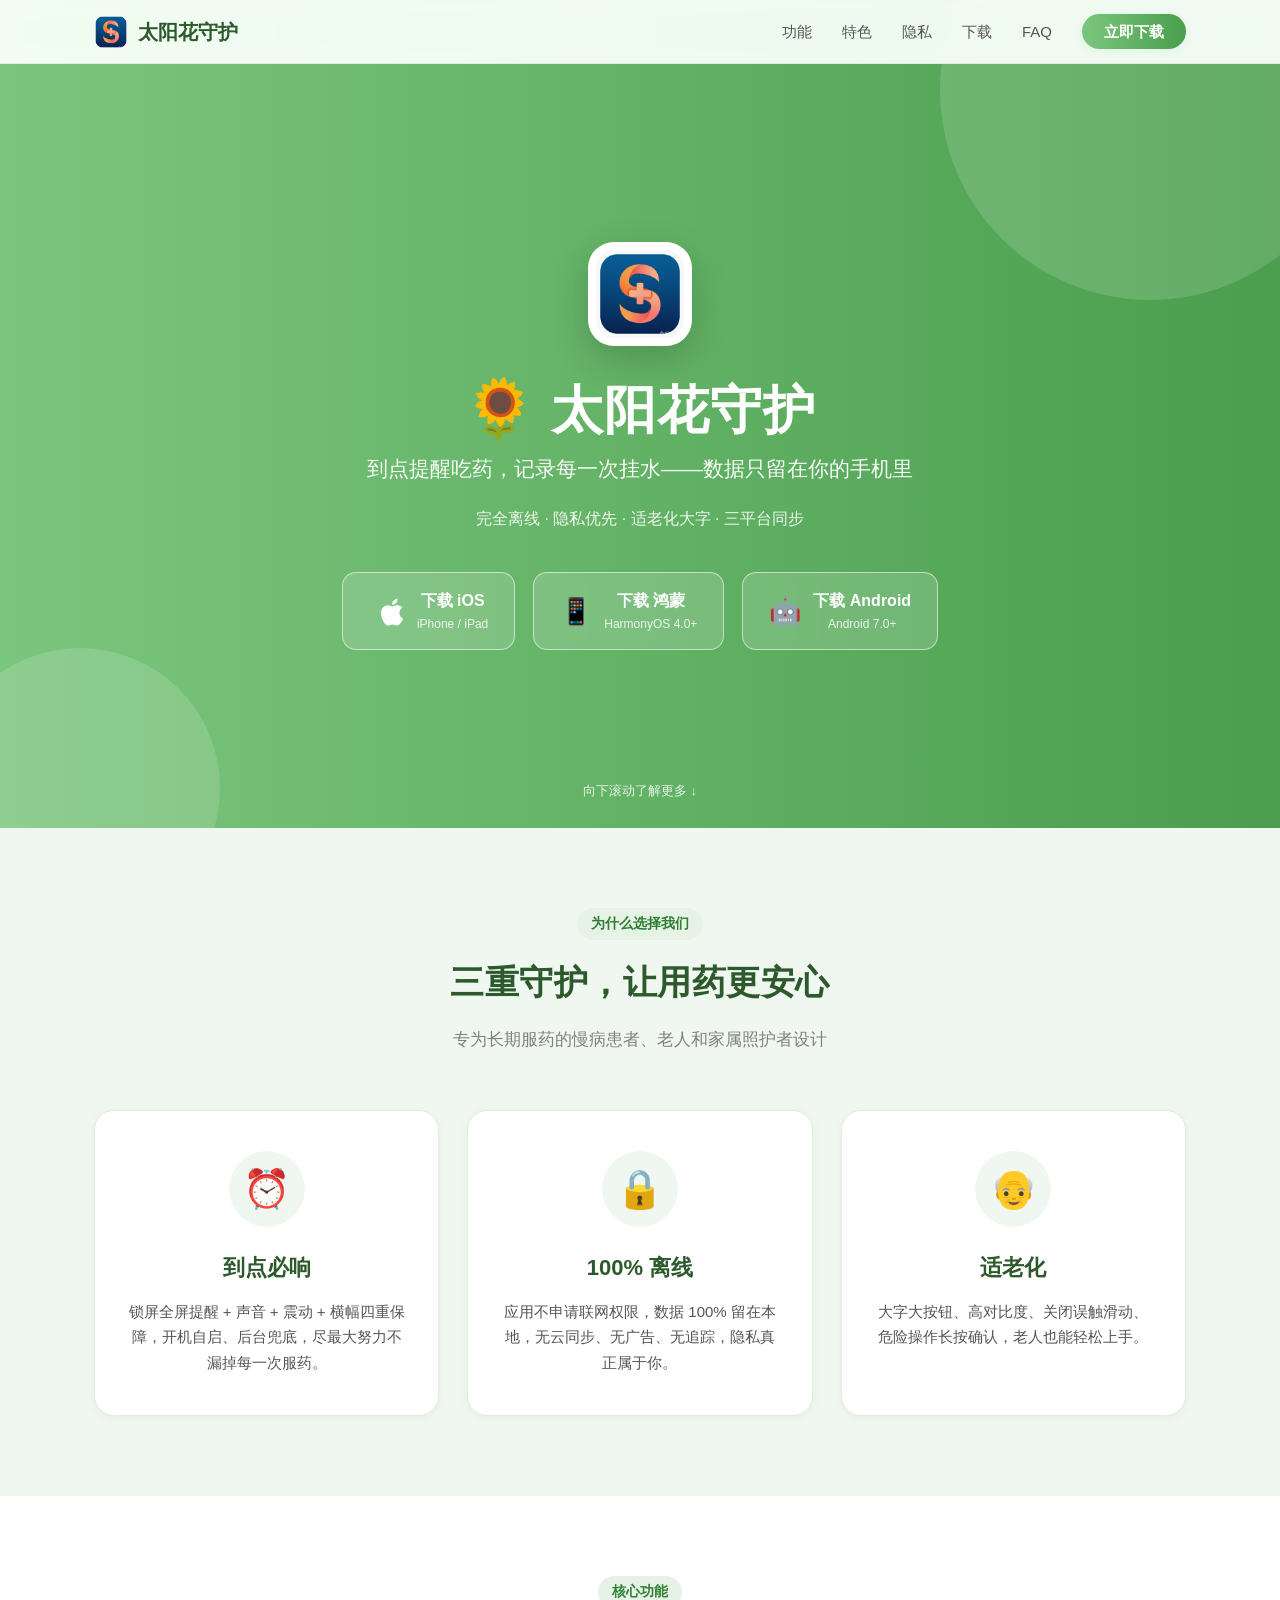
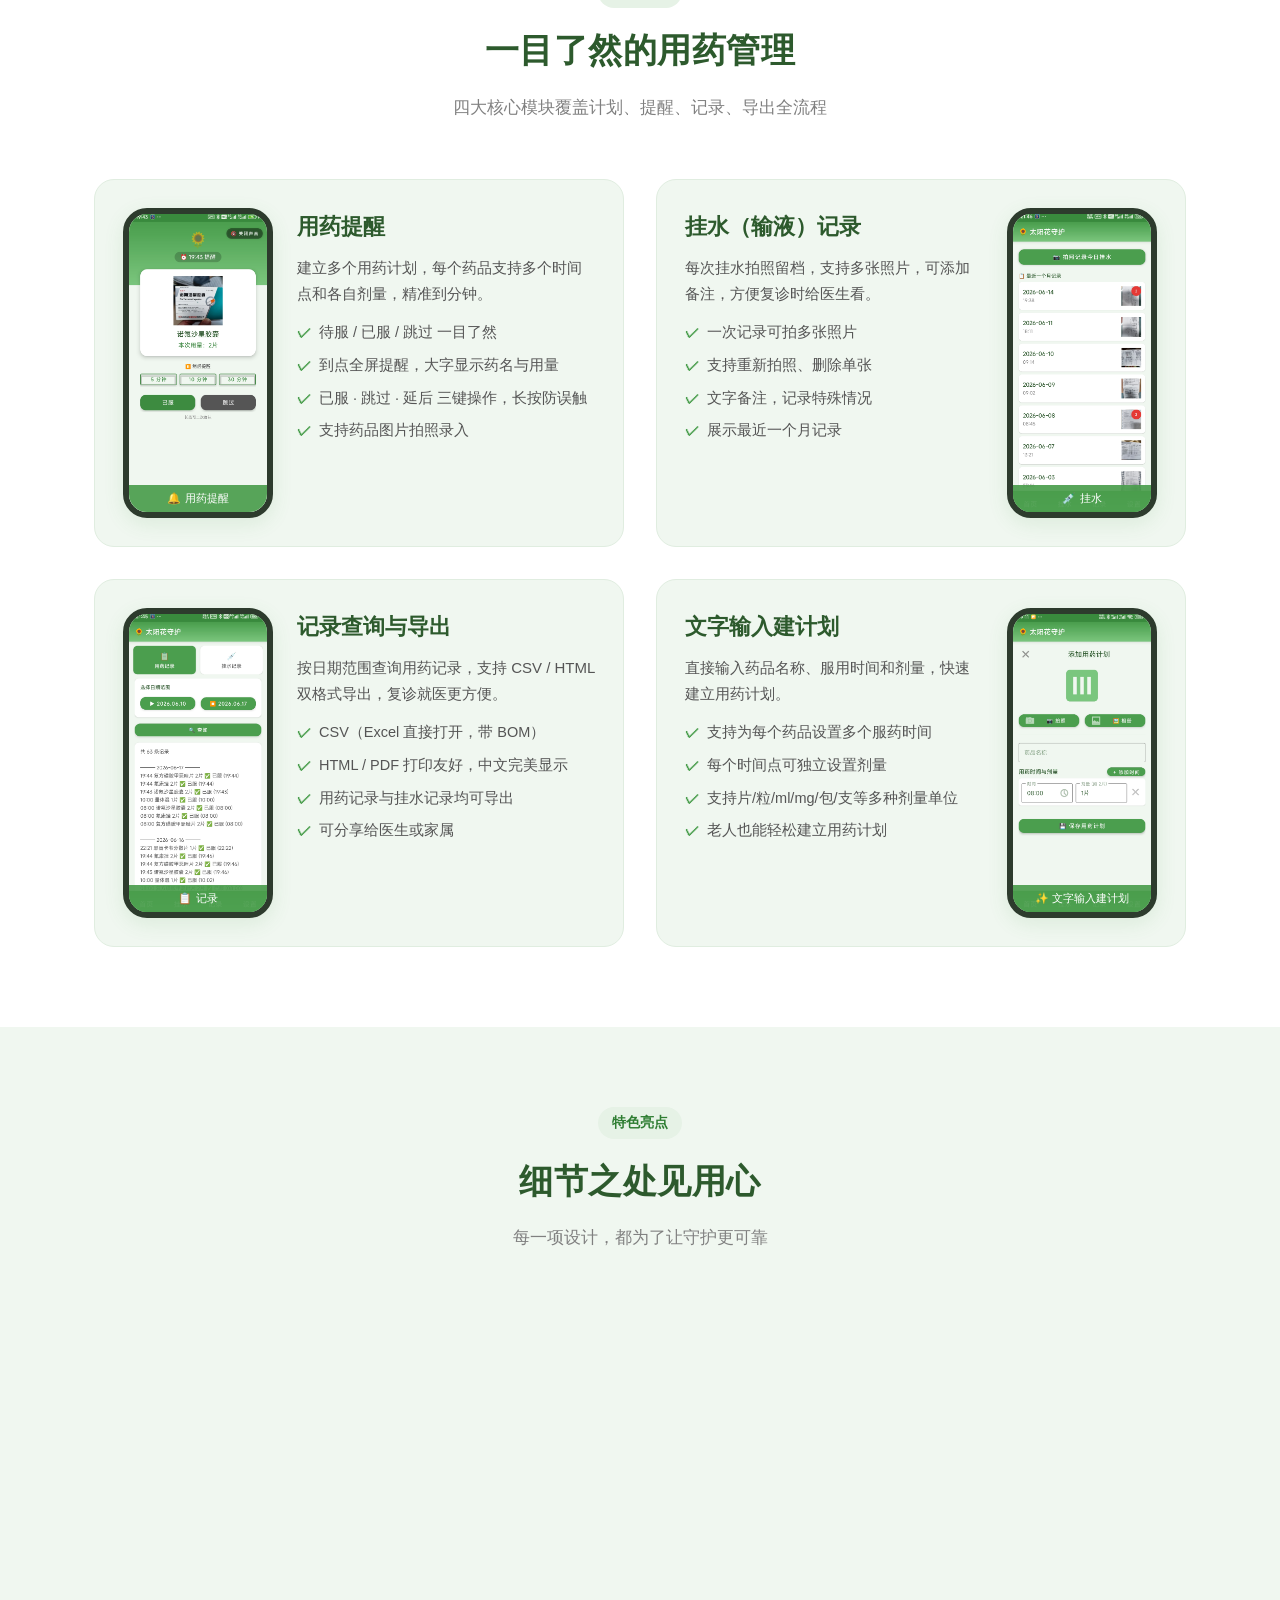
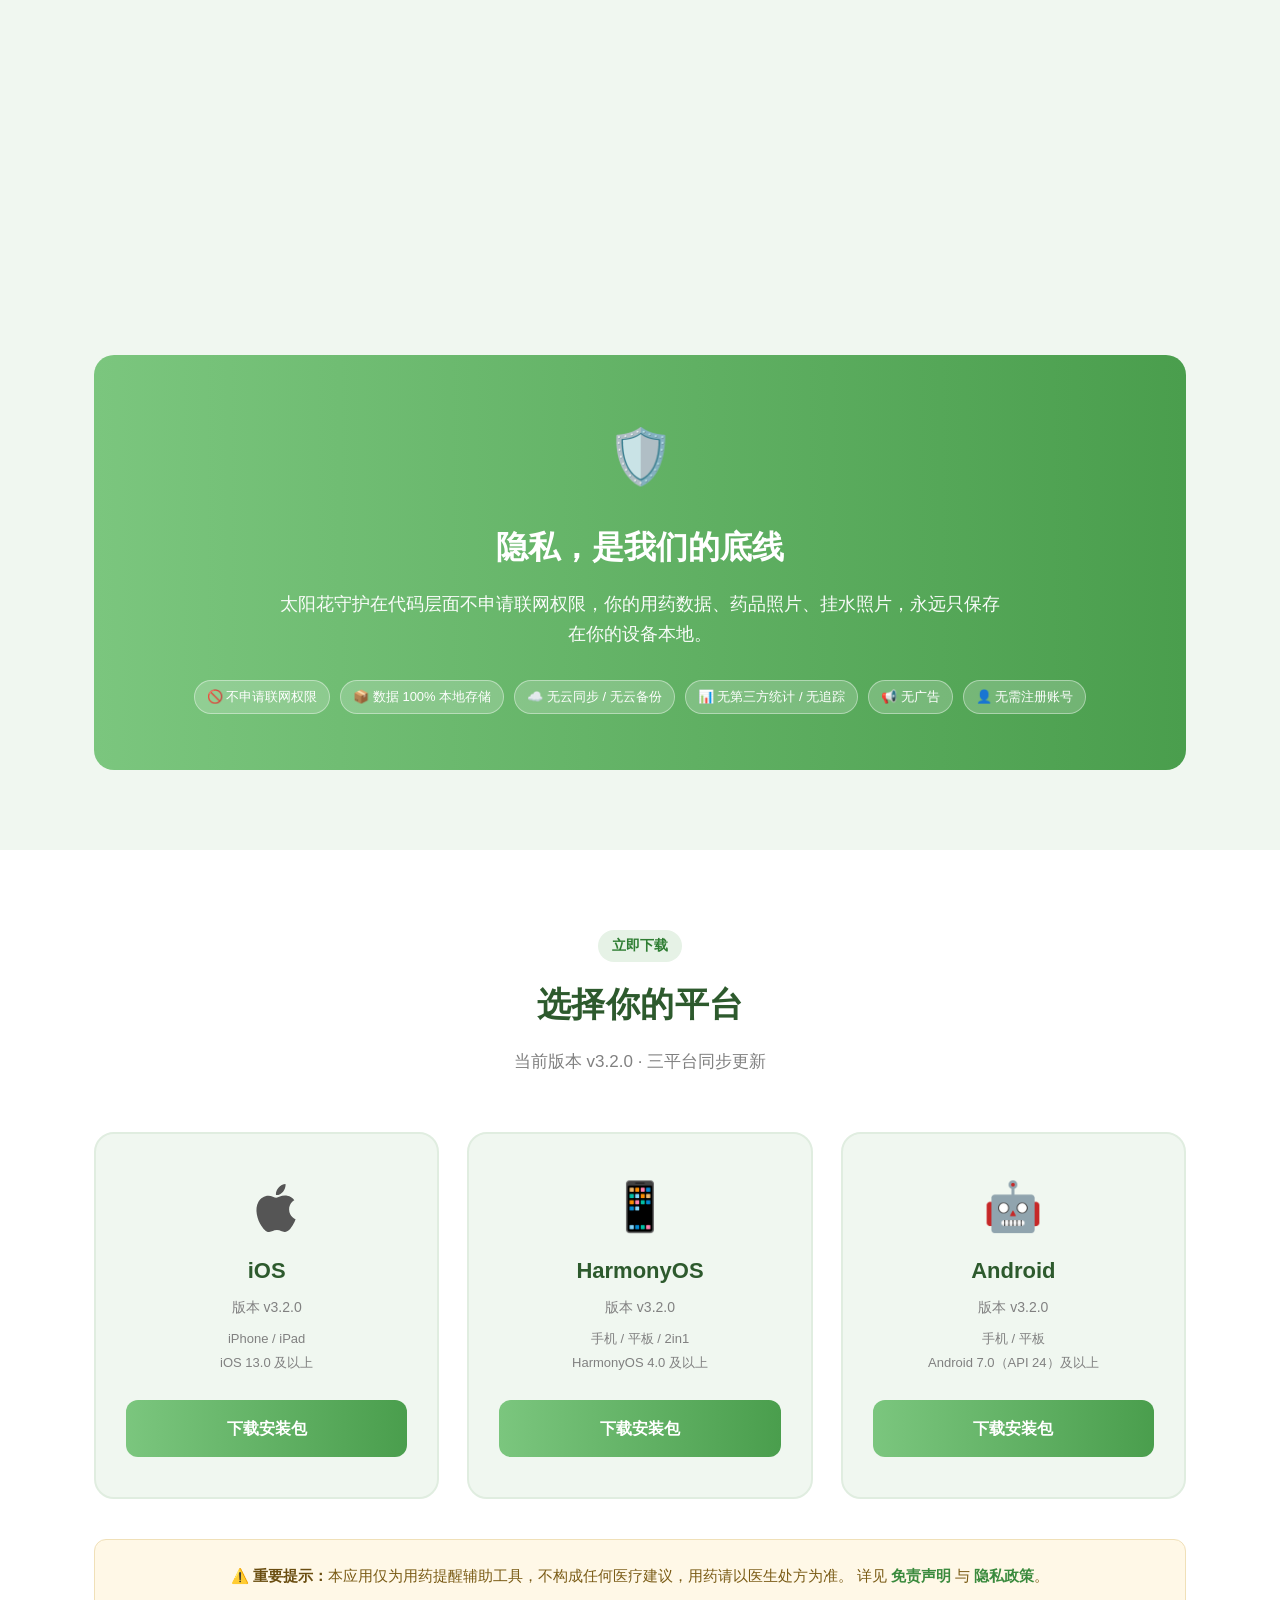
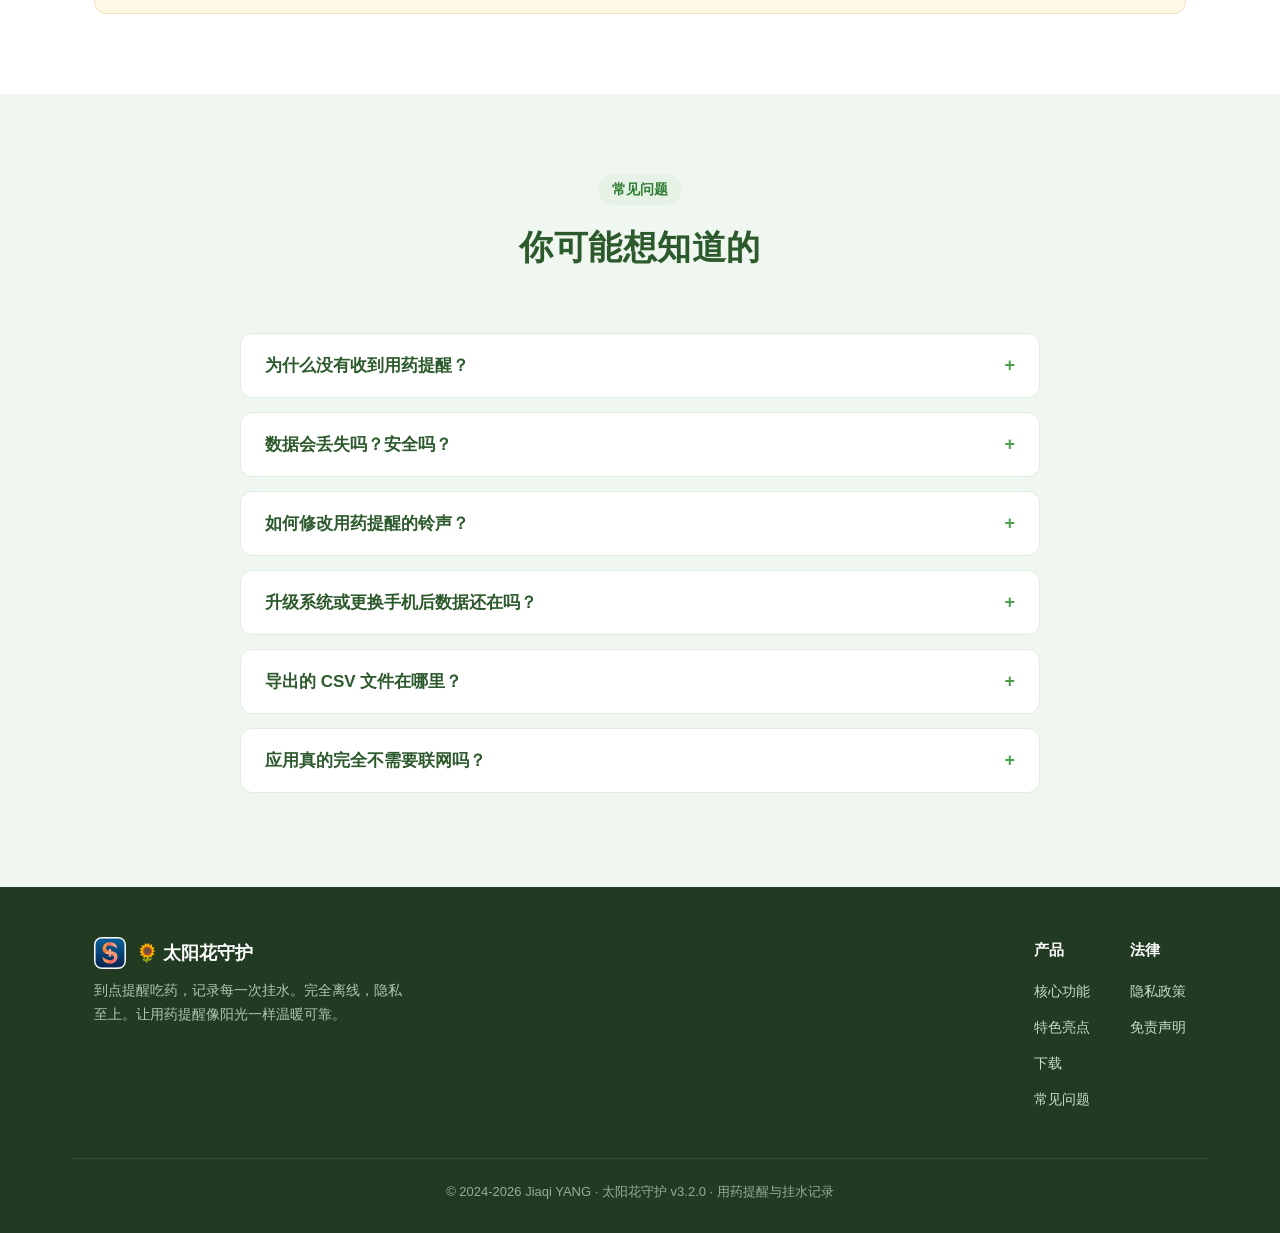
<file: index.html>
<!DOCTYPE html>
<html lang="zh-CN">
<head>
  <meta charset="UTF-8" />
  <meta name="viewport" content="width=device-width, initial-scale=1.0" />
  <title>太阳花守护 · 用药提醒与挂水记录 | 数据只留在你的手机里</title>
  <meta name="description" content="太阳花守护 —— 一款完全离线、隐私优先的用药提醒与挂水记录工具。到点必响、锁屏全屏提醒、文字输入建计划、数据纯本地不联网。支持 Android、HarmonyOS、iOS。" />
  <meta name="keywords" content="太阳花守护,用药提醒,服药提醒,挂水记录,输液记录,离线,隐私保护,适老化,慢病管理" />

  <!-- SEO / 社交分享 -->
  <link rel="canonical" href="https://sunflower-guard.github.io/" />
  <meta property="og:title" content="太阳花守护 · 用药提醒与挂水记录" />
  <meta property="og:description" content="到点提醒吃药，记录每一次挂水——数据只留在你的手机里。" />
  <meta property="og:type" content="website" />
  <meta property="og:url" content="https://sunflower-guard.github.io/" />
  <meta property="og:image" content="https://sunflower-guard.github.io/assets/img/logo.png" />
  <meta property="og:locale" content="zh_CN" />
  <meta property="og:site_name" content="太阳花守护" />
  <meta name="twitter:card" content="summary_large_image" />
  <meta name="twitter:title" content="太阳花守护 · 用药提醒与挂水记录" />
  <meta name="twitter:description" content="到点提醒吃药，记录每一次挂水——数据只留在你的手机里。" />
  <meta name="twitter:image" content="https://sunflower-guard.github.io/assets/img/logo.png" />

  <!-- 结构化数据 -->
  <script type="application/ld+json">
  {
    "@context": "https://schema.org",
    "@type": "SoftwareApplication",
    "name": "太阳花守护",
    "applicationCategory": "MedicalApplication",
    "operatingSystem": "Android 7.0+, HarmonyOS 4.0+, iOS 13.0+",
    "description": "一款完全离线、隐私优先的用药提醒与挂水记录工具。到点必响、锁屏全屏提醒、文字输入建计划、数据纯本地不联网。",
    "softwareVersion": "3.2.0",
    "downloadUrl": "https://sunflower-guard.github.io/#download",
    "offers": {
      "@type": "Offer",
      "price": "0",
      "priceCurrency": "CNY"
    },
    "featureList": [
      "用药提醒（锁屏全屏提醒）",
      "挂水（输液）记录与拍照",
      "历史记录查询与导出（CSV/HTML）",
      "文字输入建计划"
    ],
    "author": {
      "@type": "Person",
      "name": "Jiaqi YANG"
    }
  }
  </script>

  <link rel="icon" type="image/png" href="assets/img/favicon.png" />
  <link rel="apple-touch-icon" href="assets/img/logo.png" />
  <link rel="stylesheet" href="assets/css/style.css" />
</head>
<body>

  <!-- ① 顶部导航 -->
  <nav class="nav" id="nav">
    <div class="nav-inner">
      <a href="#top" class="brand">
        <img src="assets/img/logo.png" alt="太阳花守护" />
        <span>太阳花守护</span>
      </a>
      <ul class="nav-links" id="navLinks">
        <li><a href="#features">功能</a></li>
        <li><a href="#highlights">特色</a></li>
        <li><a href="#privacy">隐私</a></li>
        <li><a href="#download">下载</a></li>
        <li><a href="#faq">FAQ</a></li>
        <li><a href="#download" class="nav-cta">立即下载</a></li>
      </ul>
      <button class="nav-toggle" id="navToggle" aria-label="切换导航菜单" aria-expanded="false" aria-controls="navLinks">☰</button>
    </div>
  </nav>

  <!-- ② Hero 首屏 -->
  <header class="hero" id="top">
    <div class="hero-inner">
      <img src="assets/img/logo.png" alt="太阳花守护" class="hero-logo" />
      <h1><span class="sunflower">🌻</span> 太阳花守护</h1>
      <p class="tagline">到点提醒吃药，记录每一次挂水——数据只留在你的手机里</p>
      <p class="sub">完全离线 · 隐私优先 · 适老化大字 · 三平台同步</p>
      <div class="dl-row" id="heroDl">
        <a class="dl-btn" data-platform="ios" href="#" role="button">
          <span class="dl-icon"><svg viewBox="-5 -5 25 32" width="1em" height="1em" fill="currentColor" aria-hidden="true"><path d="M12.152 6.896c-.948 0-2.415-1.078-3.96-1.04-2.04.027-3.91 1.183-4.961 3.014-2.117 3.675-.546 9.103 1.519 12.09 1.013 1.454 2.208 3.09 3.792 3.039 1.52-.065 2.09-.987 3.935-.987 1.831 0 2.35.987 3.96.948 1.637-.026 2.676-1.48 3.676-2.948 1.156-1.688 1.636-3.325 1.662-3.415-.039-.013-3.182-1.221-3.22-4.857-.026-3.04 2.48-4.494 2.597-4.559-1.429-2.09-3.623-2.324-4.39-2.376-2-.156-3.675 1.09-4.61 1.09zM15.53 3.83c.843-1.012 1.4-2.427 1.245-3.83-1.207.052-2.662.805-3.532 1.818-.78.896-1.454 2.338-1.273 3.714 1.338.104 2.715-.688 3.559-1.702"/></svg></span>
          <span>下载 iOS<small>iPhone / iPad</small></span>
        </a>
        <a class="dl-btn" data-platform="harmonyos" href="#" role="button">
          <span class="dl-icon">📱</span>
          <span>下载 鸿蒙<small>HarmonyOS 4.0+</small></span>
        </a>
        <a class="dl-btn" data-platform="android" href="https://github.com/yangjiaqi007/SunflowerGuard/releases/download/V3.2.0/SunflowerGuard_Android.apk" role="button">
          <span class="dl-icon">🤖</span>
          <span>下载 Android<small>Android 7.0+</small></span>
        </a>
      </div>
    </div>
    <div class="hero-scroll">向下滚动了解更多 ↓</div>
  </header>

  <!-- ③ 三大支柱 -->
  <section id="pillars">
    <div class="container">
      <div class="section-head">
        <span class="eyebrow">为什么选择我们</span>
        <h2>三重守护，让用药更安心</h2>
        <p>专为长期服药的慢病患者、老人和家属照护者设计</p>
      </div>
      <div class="pillars">
        <div class="pillar">
          <div class="emoji">⏰</div>
          <h3>到点必响</h3>
          <p>锁屏全屏提醒 + 声音 + 震动 + 横幅四重保障，开机自启、后台兜底，尽最大努力不漏掉每一次服药。</p>
        </div>
        <div class="pillar">
          <div class="emoji">🔒</div>
          <h3>100% 离线</h3>
          <p>应用不申请联网权限，数据 100% 留在本地，无云同步、无广告、无追踪，隐私真正属于你。</p>
        </div>
        <div class="pillar">
          <div class="emoji">👴</div>
          <h3>适老化</h3>
          <p>大字大按钮、高对比度、关闭误触滑动、危险操作长按确认，老人也能轻松上手。</p>
        </div>
      </div>
    </div>
  </section>

  <!-- ④ 功能介绍 -->
  <section id="features" class="features">
    <div class="container">
      <div class="section-head">
        <span class="eyebrow">核心功能</span>
        <h2>一目了然的用药管理</h2>
        <p>四大核心模块覆盖计划、提醒、记录、导出全流程</p>
      </div>
      <div class="feature-grid">
        <div class="feature">
          <div class="phone">
            <img src="assets/img/screenshots/reminder.png" alt="用药提醒" loading="lazy" onerror="this.style.display='none';this.nextElementSibling.style.display='flex'" />
            <div class="placeholder" style="display:none">全屏用药提醒<br>截图待替换</div>
            <div class="ph-badge">🔔 用药提醒</div>
          </div>
          <div class="ft-body">
            <h3>用药提醒</h3>
            <p>建立多个用药计划，每个药品支持多个时间点和各自剂量，精准到分钟。</p>
            <ul>
              <li>待服 / 已服 / 跳过 一目了然</li>
              <li>到点全屏提醒，大字显示药名与用量</li>
              <li>已服 · 跳过 · 延后 三键操作，长按防误触</li>
              <li>支持药品图片拍照录入</li>
            </ul>
          </div>
        </div>

        <div class="feature reverse">
          <div class="phone">
            <img src="assets/img/screenshots/infusion.png" alt="挂水记录" loading="lazy" onerror="this.style.display='none';this.nextElementSibling.style.display='flex'" />
            <div class="placeholder" style="display:none">挂水拍照记录<br>截图待替换</div>
            <div class="ph-badge">💉 挂水</div>
          </div>
          <div class="ft-body">
            <h3>挂水（输液）记录</h3>
            <p>每次挂水拍照留档，支持多张照片，可添加备注，方便复诊时给医生看。</p>
            <ul>
              <li>一次记录可拍多张照片</li>
              <li>支持重新拍照、删除单张</li>
              <li>文字备注，记录特殊情况</li>
              <li>展示最近一个月记录</li>
            </ul>
          </div>
        </div>

        <div class="feature">
          <div class="phone">
            <img src="assets/img/screenshots/history.png" alt="历史记录" loading="lazy" onerror="this.style.display='none';this.nextElementSibling.style.display='flex'" />
            <div class="placeholder" style="display:none">历史记录导出<br>截图待替换</div>
            <div class="ph-badge">📋 记录</div>
          </div>
          <div class="ft-body">
            <h3>记录查询与导出</h3>
            <p>按日期范围查询用药记录，支持 CSV / HTML 双格式导出，复诊就医更方便。</p>
            <ul>
              <li>CSV（Excel 直接打开，带 BOM）</li>
              <li>HTML / PDF 打印友好，中文完美显示</li>
              <li>用药记录与挂水记录均可导出</li>
              <li>可分享给医生或家属</li>
            </ul>
          </div>
        </div>

        <div class="feature reverse">
          <div class="phone">
            <img src="assets/img/screenshots/addplan.png" alt="文字输入建计划" loading="lazy" onerror="this.style.display='none';this.nextElementSibling.style.display='flex'" />
            <div class="placeholder" style="display:none">文字输入建计划<br>截图待替换</div>
            <div class="ph-badge">✨ 文字输入建计划</div>
          </div>
          <div class="ft-body">
            <h3>文字输入建计划</h3>
            <p>直接输入药品名称、服用时间和剂量，快速建立用药计划。</p>
            <ul>
              <li>支持为每个药品设置多个服药时间</li>
              <li>每个时间点可独立设置剂量</li>
              <li>支持片/粒/ml/mg/包/支等多种剂量单位</li>
              <li>老人也能轻松建立用药计划</li>
            </ul>
          </div>
        </div>
      </div>
    </div>
  </section>

  <!-- ⑤ 特色亮点 -->
  <section id="highlights">
    <div class="container">
      <div class="section-head">
        <span class="eyebrow">特色亮点</span>
        <h2>细节之处见用心</h2>
        <p>每一项设计，都为了让守护更可靠</p>
      </div>
      <div class="highlights-grid">
        <div class="highlight">
          <div class="hl-emoji">🔔</div>
          <h4>锁屏全屏提醒</h4>
          <p>手机锁屏也会亮屏弹出大字界面，显示药名、用量、时间和超时分钟，第一时间提醒你。</p>
        </div>
        <div class="highlight">
          <div class="hl-emoji">⚡</div>
          <h4>开机自启恢复</h4>
          <p>重启手机后自动恢复所有闹钟，后台兜底任务定期重排，应对系统省电杀后台。</p>
        </div>
        <div class="highlight">
          <div class="hl-emoji">📲</div>
          <h4>通知栏快捷操作</h4>
          <p>无需进入 App，在通知栏即可标记已服、跳过或延后，操作更快更省心。</p>
        </div>
        <div class="highlight">
          <div class="hl-emoji">🚫</div>
          <h4>无广告无追踪</h4>
          <p>不集成任何第三方统计、推送、广告，纯净体验，专注做好一件事。</p>
        </div>
        <div class="highlight">
          <div class="hl-emoji">📤</div>
          <h4>双格式导出</h4>
          <p>用药与挂水记录均可导出 CSV 与 HTML，复诊时给医生一份完整的服药档案。</p>
        </div>
        <div class="highlight">
          <div class="hl-emoji">🔄</div>
          <h4>三平台一致</h4>
          <p>Android、HarmonyOS、iOS 功能与版本同步，跨平台切换体验无缝衔接。</p>
        </div>
      </div>
    </div>
  </section>

  <!-- ⑥ 隐私专区 -->
  <section id="privacy">
    <div class="container">
      <div class="privacy-band">
        <div class="lock-emoji">🛡️</div>
        <h2>隐私，是我们的底线</h2>
        <p class="lead">太阳花守护在代码层面不申请联网权限，你的用药数据、药品照片、挂水照片，永远只保存在你的设备本地。</p>
        <div class="privacy-points">
          <span>🚫 不申请联网权限</span>
          <span>📦 数据 100% 本地存储</span>
          <span>☁️ 无云同步 / 无云备份</span>
          <span>📊 无第三方统计 / 无追踪</span>
          <span>📢 无广告</span>
          <span>👤 无需注册账号</span>
        </div>
      </div>
    </div>
  </section>

  <!-- ⑦ 下载区 -->
  <section id="download" class="download">
    <div class="container">
      <div class="section-head">
        <span class="eyebrow">立即下载</span>
        <h2>选择你的平台</h2>
        <p>当前版本 v3.2.0 · 三平台同步更新</p>
      </div>
      <div class="download-grid">
        <div class="download-card">
          <div class="dc-icon" aria-hidden="true"><svg viewBox="-5 -5 25 32" width="1em" height="1em" fill="currentColor"><path d="M12.152 6.896c-.948 0-2.415-1.078-3.96-1.04-2.04.027-3.91 1.183-4.961 3.014-2.117 3.675-.546 9.103 1.519 12.09 1.013 1.454 2.208 3.09 3.792 3.039 1.52-.065 2.09-.987 3.935-.987 1.831 0 2.35.987 3.96.948 1.637-.026 2.676-1.48 3.676-2.948 1.156-1.688 1.636-3.325 1.662-3.415-.039-.013-3.182-1.221-3.22-4.857-.026-3.04 2.48-4.494 2.597-4.559-1.429-2.09-3.623-2.324-4.39-2.376-2-.156-3.675 1.09-4.61 1.09zM15.53 3.83c.843-1.012 1.4-2.427 1.245-3.83-1.207.052-2.662.805-3.532 1.818-.78.896-1.454 2.338-1.273 3.714 1.338.104 2.715-.688 3.559-1.702"/></svg></div>
          <h3>iOS</h3>
          <p class="dc-ver">版本 v3.2.0</p>
          <ul class="dc-req">
            <li>iPhone / iPad</li>
            <li>iOS 13.0 及以上</li>
          </ul>
          <a class="btn-download" data-platform="ios" href="#" role="button">下载安装包</a>
        </div>
        <div class="download-card">
          <div class="dc-icon" aria-hidden="true">📱</div>
          <h3>HarmonyOS</h3>
          <p class="dc-ver">版本 v3.2.0</p>
          <ul class="dc-req">
            <li>手机 / 平板 / 2in1</li>
            <li>HarmonyOS 4.0 及以上</li>
          </ul>
          <a class="btn-download" data-platform="harmonyos" href="#" role="button">下载安装包</a>
        </div>
        <div class="download-card">
          <div class="dc-icon" aria-hidden="true">🤖</div>
          <h3>Android</h3>
          <p class="dc-ver">版本 v3.2.0</p>
          <ul class="dc-req">
            <li>手机 / 平板</li>
            <li>Android 7.0（API 24）及以上</li>
          </ul>
          <a class="btn-download" data-platform="android" href="https://github.com/yangjiaqi007/SunflowerGuard/releases/download/V3.2.0/SunflowerGuard_Android.apk" role="button">下载安装包</a>
        </div>
      </div>
      <div class="disclaimer-strip">
        <strong>⚠️ 重要提示：</strong>本应用仅为用药提醒辅助工具，不构成任何医疗建议，用药请以医生处方为准。
        详见 <a href="disclaimer.html">免责声明</a> 与 <a href="privacy/">隐私政策</a>。
      </div>
    </div>
  </section>

  <!-- ⑧ FAQ -->
  <section id="faq">
    <div class="container">
      <div class="section-head">
        <span class="eyebrow">常见问题</span>
        <h2>你可能想知道的</h2>
      </div>
      <div class="faq-list">
        <div class="faq-item">
          <button class="faq-q" aria-expanded="false" aria-controls="faq-a-1" id="faq-q-1" type="button">为什么没有收到用药提醒？<span class="arrow" aria-hidden="true">+</span></button>
          <div class="faq-a" id="faq-a-1" role="region" aria-labelledby="faq-q-1">
            <p>安卓各厂商 ROM 后台管理差异较大，请依次检查：</p>
            <p>1. 在「设置」Tab 确认通知权限已开启；<br>
               2. 系统设置 → 应用 → 太阳花守护 → 通知，确保「允许通知」开启；<br>
               3. 系统设置 → 应用 → 太阳花守护 → 电池，选择「不限制」；<br>
               4. 确认「闹钟 / 定时器」权限已开启；<br>
               5. 国产手机请在「自启动管理」中开启自启动，并在最近任务里锁定应用，防止被一键清理。</p>
          </div>
        </div>
        <div class="faq-item">
          <button class="faq-q" aria-expanded="false" aria-controls="faq-a-2" id="faq-q-2" type="button">数据会丢失吗？安全吗？<span class="arrow" aria-hidden="true">+</span></button>
          <div class="faq-a" id="faq-a-2" role="region" aria-labelledby="faq-q-2">
            <p>所有数据通过系统原生的本地数据库（SQLite）保存在你的设备上，数据安全性高、不会上传任何服务器。</p>
            <p>但请注意：卸载应用会同时删除所有数据，更换手机或重装后数据不可恢复。建议定期通过「导出」功能备份用药记录。</p>
          </div>
        </div>
        <div class="faq-item">
          <button class="faq-q" aria-expanded="false" aria-controls="faq-a-3" id="faq-q-3" type="button">如何修改用药提醒的铃声？<span class="arrow" aria-hidden="true">+</span></button>
          <div class="faq-a" id="faq-a-3" role="region" aria-labelledby="faq-q-3">
            <p>进入「设置」Tab，点击「🔔 提醒铃声」，在弹出的选择界面中点击任意铃声试听，选择后点击「确定」即可。</p>
            <p>选择的铃声仅对太阳花守护的用药提醒生效，不会影响系统其他通知。如需恢复默认，选择「默认通知铃声」即可。</p>
          </div>
        </div>
        <div class="faq-item">
          <button class="faq-q" aria-expanded="false" aria-controls="faq-a-4" id="faq-q-4" type="button">升级系统或更换手机后数据还在吗？<span class="arrow" aria-hidden="true">+</span></button>
          <div class="faq-a" id="faq-a-4" role="region" aria-labelledby="faq-q-4">
            <p>更换手机或卸载重装后数据不可恢复。建议在更换前先通过「导出」功能备份用药记录，再在新设备上重新添加用药计划。</p>
            <p>由于应用完全离线、不上云，因此无法提供云端跨设备同步——这是我们为保护隐私所做的取舍。</p>
          </div>
        </div>
        <div class="faq-item">
          <button class="faq-q" aria-expanded="false" aria-controls="faq-a-5" id="faq-q-5" type="button">导出的 CSV 文件在哪里？<span class="arrow" aria-hidden="true">+</span></button>
          <div class="faq-a" id="faq-a-5" role="region" aria-labelledby="faq-q-5">
            <p>导出的 CSV 文件保存在手机的「下载（Download）」目录下，可通过文件管理器查找，或通过微信、邮件等方式分享给他人。</p>
            <p>CSV 采用 UTF-8 + BOM 编码，Excel 可直接打开中文不乱码。</p>
          </div>
        </div>
        <div class="faq-item">
          <button class="faq-q" aria-expanded="false" aria-controls="faq-a-6" id="faq-q-6" type="button">应用真的完全不需要联网吗？<span class="arrow" aria-hidden="true">+</span></button>
          <div class="faq-a" id="faq-a-6" role="region" aria-labelledby="faq-q-6">
            <p>是的。太阳花守护在代码层面不申请任何联网权限，所有功能（提醒、记录、导出、自然语言解析）均在本地完成。</p>
            <p>应用首次启动会弹出隐私协议，你可以在「设置 → 隐私说明」随时查看完整隐私政策。</p>
          </div>
        </div>
      </div>
    </div>
  </section>

  <!-- ⑨ 页脚 -->
  <footer class="footer">
    <div class="footer-inner">
      <div>
        <div class="f-brand">
          <img src="assets/img/logo.png" alt="太阳花守护" />
          <span>🌻 太阳花守护</span>
        </div>
        <p class="f-desc">到点提醒吃药，记录每一次挂水。完全离线，隐私至上。让用药提醒像阳光一样温暖可靠。</p>
      </div>
      <div class="footer-links">
        <div>
          <h5>产品</h5>
          <ul>
            <li><a href="#features">核心功能</a></li>
            <li><a href="#highlights">特色亮点</a></li>
            <li><a href="#download">下载</a></li>
            <li><a href="#faq">常见问题</a></li>
          </ul>
        </div>
        <div>
          <h5>法律</h5>
          <ul>
            <li><a href="privacy/">隐私政策</a></li>
            <li><a href="disclaimer.html">免责声明</a></li>
          </ul>
        </div>
      </div>
    </div>
    <div class="footer-bottom">
      © 2024-2026 Jiaqi YANG · 太阳花守护 v3.2.0 · 用药提醒与挂水记录
    </div>
  </footer>

  <script src="assets/js/config.js"></script>
  <script src="assets/js/download.js"></script>
  <script src="assets/js/main.js"></script>
</body>
</html>
</file>
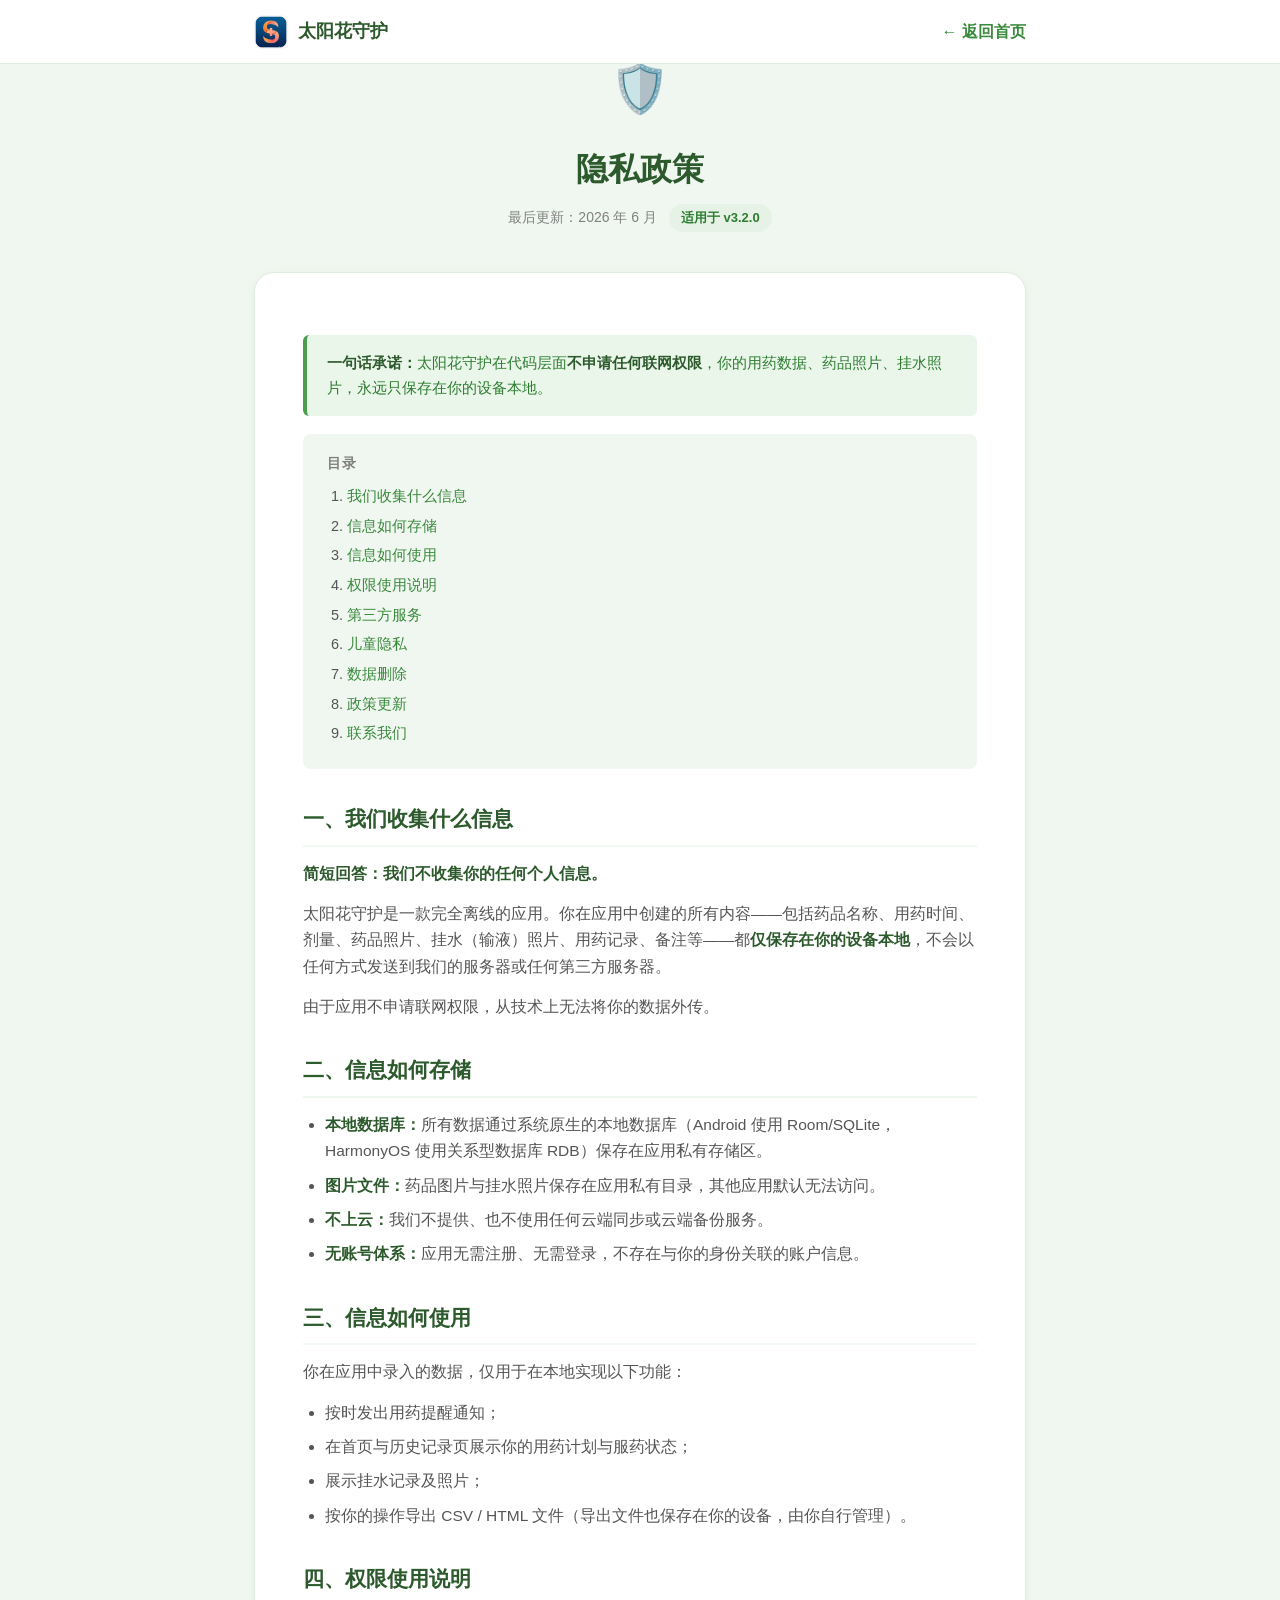
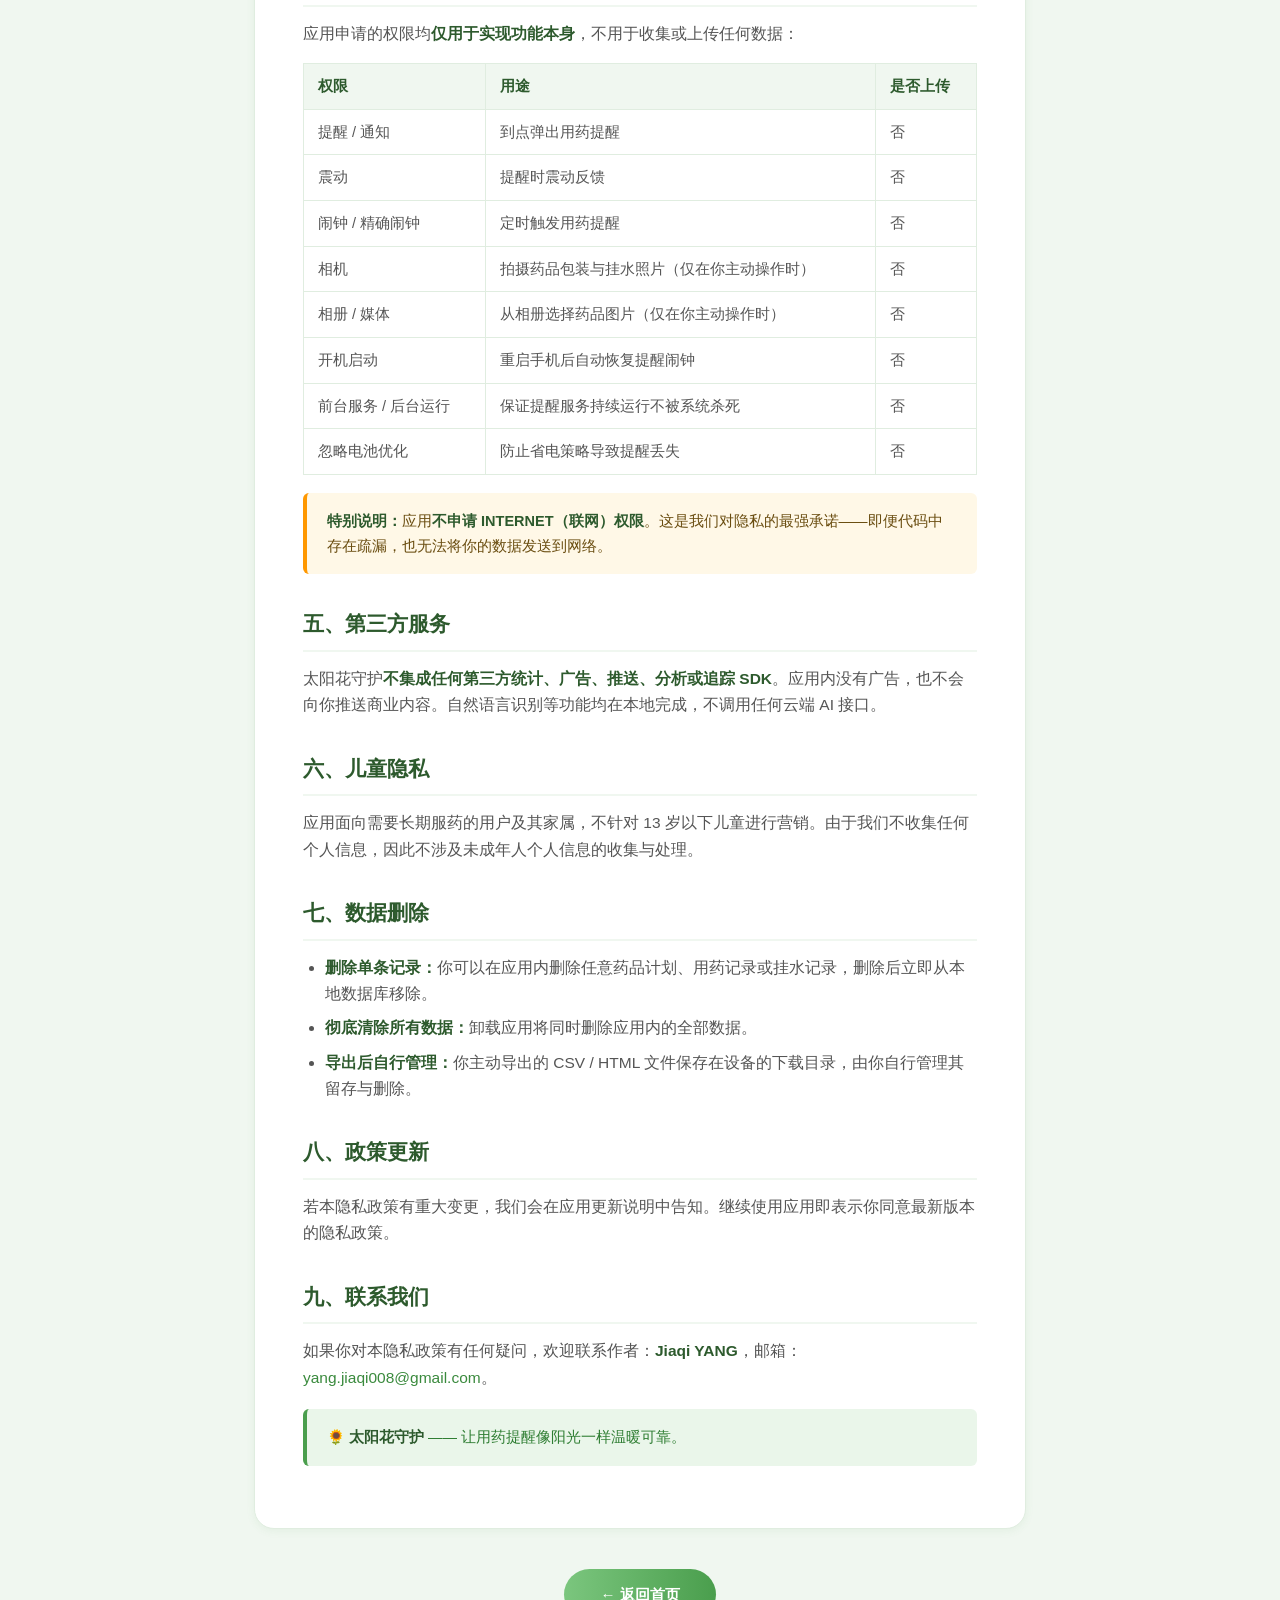
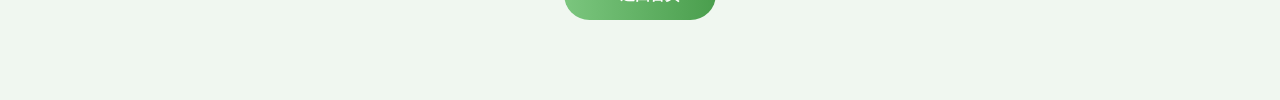
<file: privacy/index.html>
<!DOCTYPE html>
<html lang="zh-CN">
<head>
  <meta charset="UTF-8" />
  <meta name="viewport" content="width=device-width, initial-scale=1.0" />
  <title>隐私政策 · 太阳花守护</title>
  <meta name="description" content="太阳花守护隐私政策 —— 应用不申请联网权限，所有数据 100% 本地存储，无云同步、无广告、无追踪。" />

  <!-- SEO / 社交分享 -->
  <link rel="canonical" href="https://sunflower-guard.github.io/privacy/" />
  <meta property="og:title" content="隐私政策 · 太阳花守护" />
  <meta property="og:description" content="应用不申请联网权限，所有数据 100% 本地存储，无云同步、无广告、无追踪。" />
  <meta property="og:type" content="website" />
  <meta property="og:url" content="https://sunflower-guard.github.io/privacy/" />
  <meta property="og:image" content="https://sunflower-guard.github.io/assets/img/logo.png" />
  <meta property="og:locale" content="zh_CN" />
  <meta property="og:site_name" content="太阳花守护" />
  <meta name="twitter:card" content="summary" />
  <meta name="twitter:title" content="隐私政策 · 太阳花守护" />
  <meta name="twitter:description" content="应用不申请联网权限，所有数据 100% 本地存储。" />
  <meta name="twitter:image" content="https://sunflower-guard.github.io/assets/img/logo.png" />
  <link rel="icon" type="image/png" href="../assets/img/favicon.png" />
  <link rel="stylesheet" href="../assets/css/style.css" />
  <link rel="stylesheet" href="../assets/css/doc.css" />
</head>
<body>

  <nav class="nav doc-nav">
    <div class="nav-inner">
      <a href="../index.html" class="brand">
        <img src="../assets/img/logo.png" alt="太阳花守护" />
        <span>太阳花守护</span>
      </a>
      <a href="../index.html" style="color: var(--brand-primary-dark); font-weight: 600;">← 返回首页</a>
    </div>
  </nav>

  <main class="doc">
    <div class="doc-header">
      <div class="doc-emoji">🛡️</div>
      <h1>隐私政策</h1>
      <div class="meta">
        最后更新：2026 年 6 月
        <span class="ver-badge">适用于 v3.2.0</span>
      </div>
    </div>

    <div class="doc-body">

      <div class="callout green">
        <strong>一句话承诺：</strong>太阳花守护在代码层面<strong>不申请任何联网权限</strong>，你的用药数据、药品照片、挂水照片，永远只保存在你的设备本地。
      </div>

      <div class="toc">
        <h4>目录</h4>
        <ol>
          <li><a href="#s1">我们收集什么信息</a></li>
          <li><a href="#s2">信息如何存储</a></li>
          <li><a href="#s3">信息如何使用</a></li>
          <li><a href="#s4">权限使用说明</a></li>
          <li><a href="#s5">第三方服务</a></li>
          <li><a href="#s6">儿童隐私</a></li>
          <li><a href="#s7">数据删除</a></li>
          <li><a href="#s8">政策更新</a></li>
          <li><a href="#s9">联系我们</a></li>
        </ol>
      </div>

      <h2 id="s1">一、我们收集什么信息</h2>
      <p><strong>简短回答：我们不收集你的任何个人信息。</strong></p>
      <p>太阳花守护是一款完全离线的应用。你在应用中创建的所有内容——包括药品名称、用药时间、剂量、药品照片、挂水（输液）照片、用药记录、备注等——都<strong>仅保存在你的设备本地</strong>，不会以任何方式发送到我们的服务器或任何第三方服务器。</p>
      <p>由于应用不申请联网权限，从技术上无法将你的数据外传。</p>

      <h2 id="s2">二、信息如何存储</h2>
      <ul>
        <li><strong>本地数据库：</strong>所有数据通过系统原生的本地数据库（Android 使用 Room/SQLite，HarmonyOS 使用关系型数据库 RDB）保存在应用私有存储区。</li>
        <li><strong>图片文件：</strong>药品图片与挂水照片保存在应用私有目录，其他应用默认无法访问。</li>
        <li><strong>不上云：</strong>我们不提供、也不使用任何云端同步或云端备份服务。</li>
        <li><strong>无账号体系：</strong>应用无需注册、无需登录，不存在与你的身份关联的账户信息。</li>
      </ul>

      <h2 id="s3">三、信息如何使用</h2>
      <p>你在应用中录入的数据，仅用于在本地实现以下功能：</p>
      <ul>
        <li>按时发出用药提醒通知；</li>
        <li>在首页与历史记录页展示你的用药计划与服药状态；</li>
        <li>展示挂水记录及照片；</li>
        <li>按你的操作导出 CSV / HTML 文件（导出文件也保存在你的设备，由你自行管理）。</li>
      </ul>

      <h2 id="s4">四、权限使用说明</h2>
      <p>应用申请的权限均<strong>仅用于实现功能本身</strong>，不用于收集或上传任何数据：</p>
      <table>
        <tr><th>权限</th><th>用途</th><th>是否上传</th></tr>
        <tr><td>提醒 / 通知</td><td>到点弹出用药提醒</td><td>否</td></tr>
        <tr><td>震动</td><td>提醒时震动反馈</td><td>否</td></tr>
        <tr><td>闹钟 / 精确闹钟</td><td>定时触发用药提醒</td><td>否</td></tr>
        <tr><td>相机</td><td>拍摄药品包装与挂水照片（仅在你主动操作时）</td><td>否</td></tr>
        <tr><td>相册 / 媒体</td><td>从相册选择药品图片（仅在你主动操作时）</td><td>否</td></tr>
        <tr><td>开机启动</td><td>重启手机后自动恢复提醒闹钟</td><td>否</td></tr>
        <tr><td>前台服务 / 后台运行</td><td>保证提醒服务持续运行不被系统杀死</td><td>否</td></tr>
        <tr><td>忽略电池优化</td><td>防止省电策略导致提醒丢失</td><td>否</td></tr>
      </table>
      <div class="callout">
        <strong>特别说明：</strong>应用<strong>不申请 INTERNET（联网）权限</strong>。这是我们对隐私的最强承诺——即便代码中存在疏漏，也无法将你的数据发送到网络。
      </div>

      <h2 id="s5">五、第三方服务</h2>
      <p>太阳花守护<strong>不集成任何第三方统计、广告、推送、分析或追踪 SDK</strong>。应用内没有广告，也不会向你推送商业内容。自然语言识别等功能均在本地完成，不调用任何云端 AI 接口。</p>

      <h2 id="s6">六、儿童隐私</h2>
      <p>应用面向需要长期服药的用户及其家属，不针对 13 岁以下儿童进行营销。由于我们不收集任何个人信息，因此不涉及未成年人个人信息的收集与处理。</p>

      <h2 id="s7">七、数据删除</h2>
      <ul>
        <li><strong>删除单条记录：</strong>你可以在应用内删除任意药品计划、用药记录或挂水记录，删除后立即从本地数据库移除。</li>
        <li><strong>彻底清除所有数据：</strong>卸载应用将同时删除应用内的全部数据。</li>
        <li><strong>导出后自行管理：</strong>你主动导出的 CSV / HTML 文件保存在设备的下载目录，由你自行管理其留存与删除。</li>
      </ul>

      <h2 id="s8">八、政策更新</h2>
      <p>若本隐私政策有重大变更，我们会在应用更新说明中告知。继续使用应用即表示你同意最新版本的隐私政策。</p>

      <h2 id="s9">九、联系我们</h2>
      <p>如果你对本隐私政策有任何疑问，欢迎联系作者：<strong>Jiaqi YANG</strong>，邮箱：<a href="mailto:yang.jiaqi008@gmail.com">yang.jiaqi008@gmail.com</a>。</p>
      <div class="callout green">
        🌻 <strong>太阳花守护</strong> —— 让用药提醒像阳光一样温暖可靠。
      </div>
    </div>

    <div class="doc-back">
      <a href="../index.html">← 返回首页</a>
    </div>
  </main>

</body>
</html>
</file>
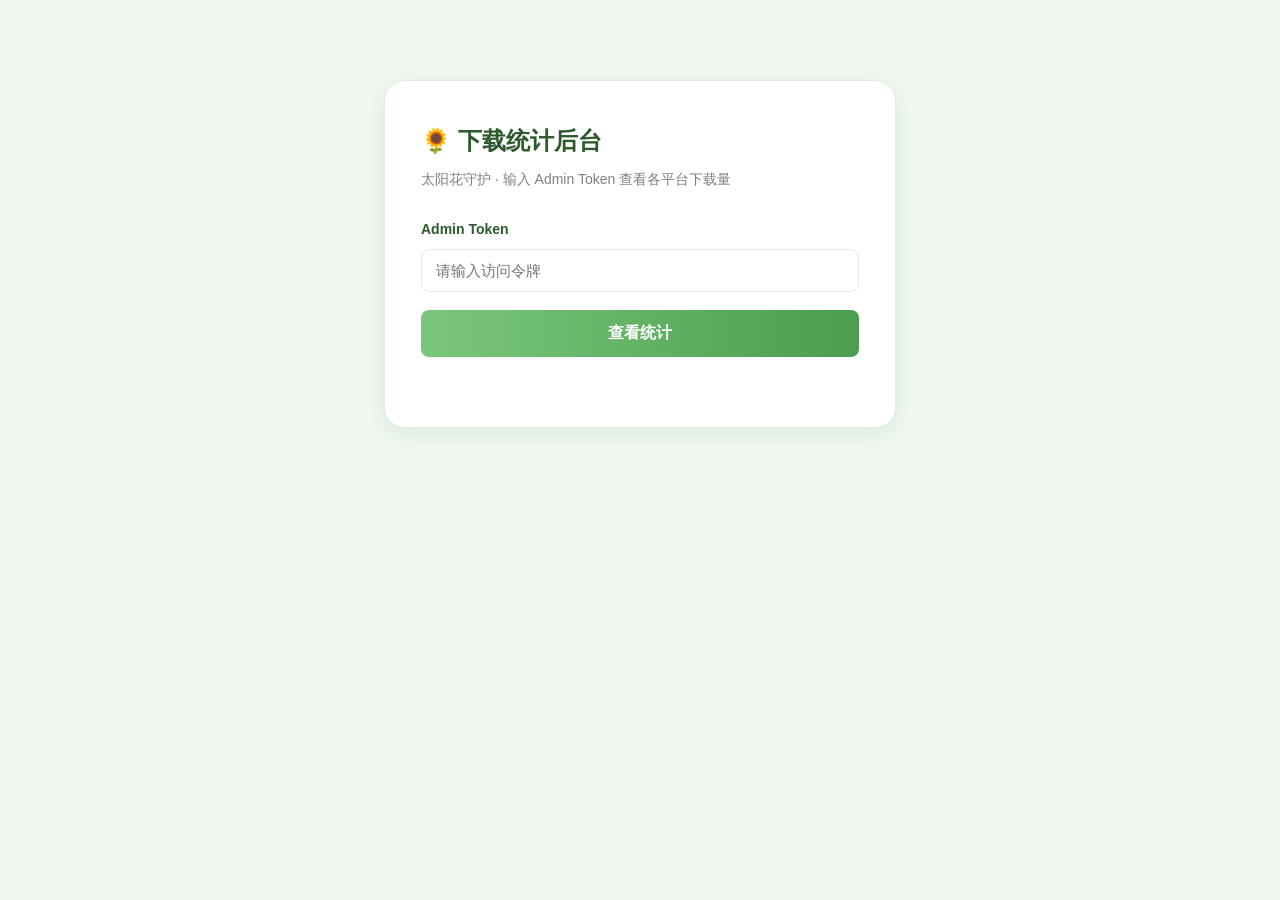
<file: admin.html>
<!DOCTYPE html>
<html lang="zh-CN">
<head>
  <meta charset="UTF-8" />
  <meta name="viewport" content="width=device-width, initial-scale=1.0" />
  <meta name="robots" content="noindex,nofollow" />
  <title>下载统计 · 太阳花守护后台</title>
  <link rel="icon" type="image/png" href="assets/img/favicon.png" />
  <link rel="stylesheet" href="assets/css/style.css" />
  <style>
    body { background: var(--bg-base); }
    .admin-wrap {
      max-width: 560px;
      margin: 80px auto;
      padding: 0 24px;
    }
    .admin-card {
      background: #fff;
      border-radius: var(--radius-lg);
      padding: 40px 36px;
      box-shadow: var(--shadow-md);
      border: 1px solid var(--divider);
    }
    .admin-card h1 {
      font-size: 24px;
      color: var(--text-primary);
      margin-bottom: 6px;
      display: flex; align-items: center; gap: 8px;
    }
    .admin-card .sub { color: var(--text-hint); font-size: 14px; margin-bottom: 26px; }
    .admin-card label { display: block; font-size: 14px; font-weight: 600; color: var(--text-primary); margin-bottom: 8px; }
    .admin-card input {
      width: 100%;
      padding: 12px 14px;
      border: 1.5px solid var(--divider);
      border-radius: var(--radius-sm);
      font-size: 15px;
      font-family: inherit;
      transition: border-color .2s;
    }
    .admin-card input:focus { outline: none; border-color: var(--brand-primary); }
    .admin-card button {
      width: 100%;
      margin-top: 18px;
      background: var(--brand-gradient);
      color: #fff;
      border: none;
      padding: 13px;
      border-radius: var(--radius-sm);
      font-size: 16px;
      font-weight: 600;
      cursor: pointer;
    }
    .admin-card button:hover { opacity: .92; }
    .err { color: var(--danger); font-size: 14px; margin-top: 12px; min-height: 18px; }

    .stats { display: none; margin-top: 30px; }
    .stats.show { display: block; }
    .stat-total {
      background: var(--brand-gradient);
      color: #fff;
      border-radius: var(--radius);
      padding: 24px;
      text-align: center;
      margin-bottom: 18px;
    }
    .stat-total .num { font-size: 40px; font-weight: 800; line-height: 1; }
    .stat-total .lbl { font-size: 14px; opacity: .92; margin-top: 6px; }
    .stat-row {
      display: flex;
      align-items: center;
      justify-content: space-between;
      padding: 16px 18px;
      background: var(--bg-base);
      border-radius: var(--radius-sm);
      margin-bottom: 10px;
    }
    .stat-row .name { font-weight: 600; color: var(--text-primary); }
    .stat-row .name span { margin-right: 8px; font-size: 20px; }
    .stat-row .val { font-size: 22px; font-weight: 700; color: var(--brand-primary-dark); }
    .stat-actions { margin-top: 18px; text-align: right; }
    .stat-actions button {
      width: auto;
      margin: 0;
      background: #fff;
      color: var(--text-body);
      border: 1.5px solid var(--divider);
      padding: 9px 18px;
      font-size: 14px;
      font-weight: 500;
    }
    .stat-actions button:hover { border-color: var(--brand-primary); color: var(--brand-primary-dark); }
  </style>
</head>
<body>
  <div class="admin-wrap">
    <div class="admin-card">
      <h1>🌻 下载统计后台</h1>
      <p class="sub">太阳花守护 · 输入 Admin Token 查看各平台下载量</p>

      <form id="loginForm">
        <label for="token">Admin Token</label>
        <input type="password" id="token" placeholder="请输入访问令牌" autocomplete="off" required />
        <button type="submit">查看统计</button>
        <div class="err" id="err"></div>
      </form>

      <div class="stats" id="stats">
        <div class="stat-total">
          <div class="num" id="totalNum">0</div>
          <div class="lbl">累计总下载量</div>
        </div>
        <div class="stat-row">
          <div class="name"><span>🤖</span>Android</div>
          <div class="val" id="n-android">0</div>
        </div>
        <div class="stat-row">
          <div class="name"><span>📱</span>HarmonyOS</div>
          <div class="val" id="n-harmonyos">0</div>
        </div>
        <div class="stat-row">
          <div class="name"><span>🍎</span>iOS</div>
          <div class="val" id="n-ios">0</div>
        </div>
        <div class="stat-actions">
          <button id="refresh">刷新</button>
        </div>
      </div>
    </div>
  </div>

  <script src="assets/js/config.js"></script>
  <script src="assets/js/admin.js"></script>
</body>
</html>
</file>
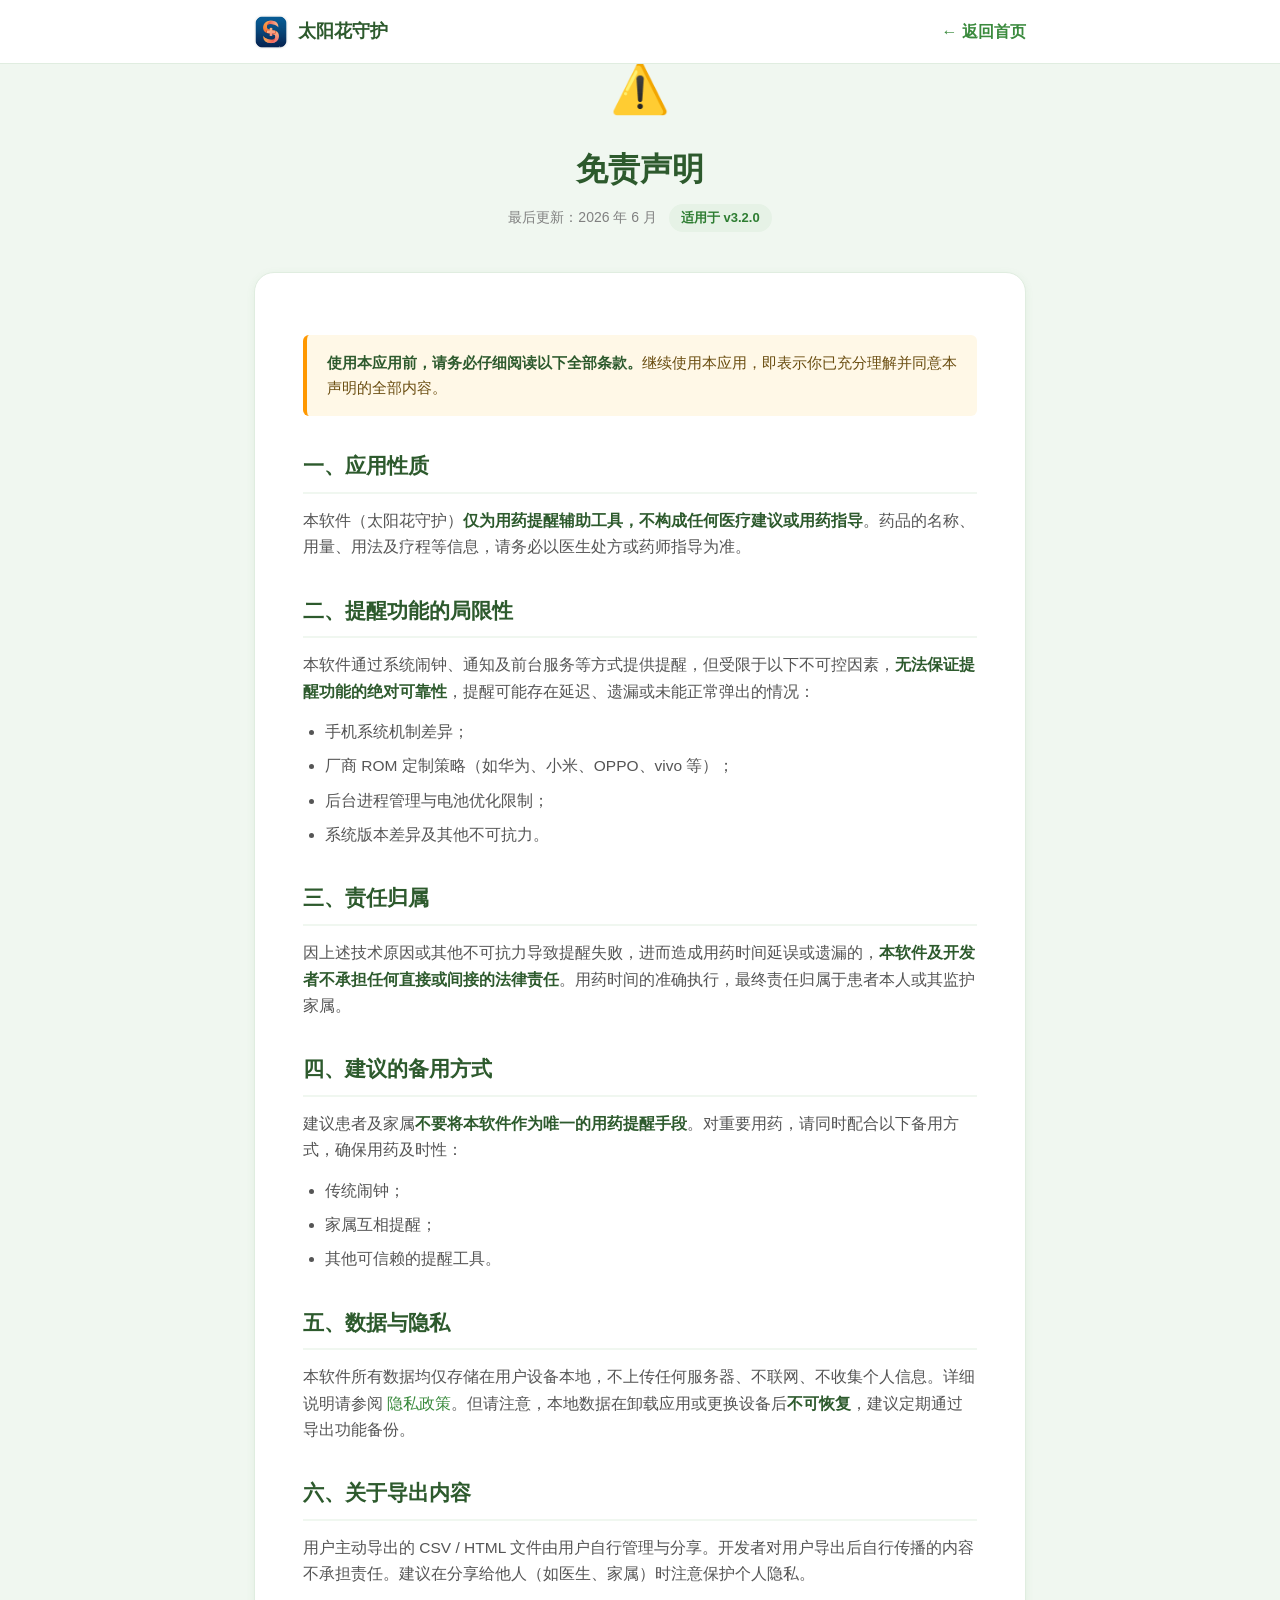
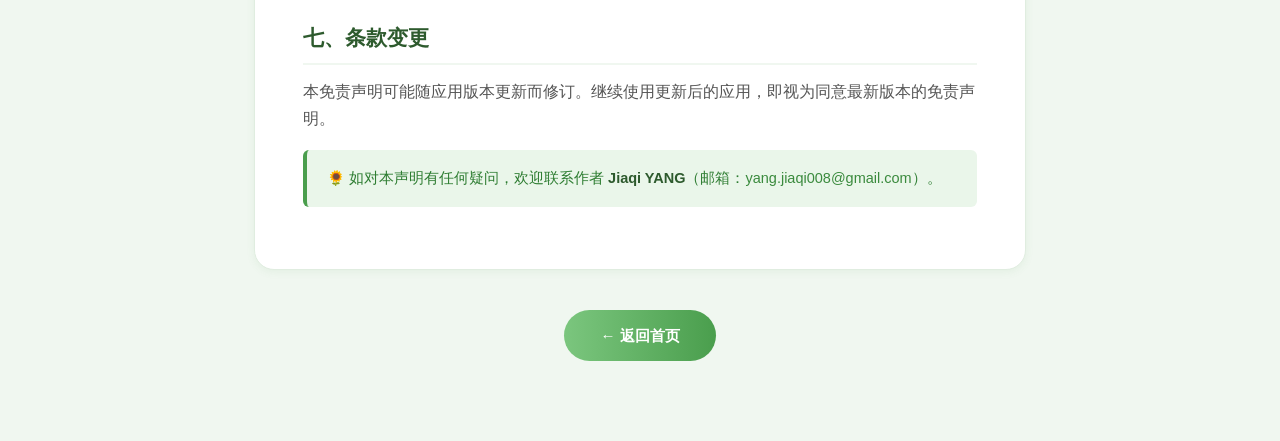
<file: disclaimer.html>
<!DOCTYPE html>
<html lang="zh-CN">
<head>
  <meta charset="UTF-8" />
  <meta name="viewport" content="width=device-width, initial-scale=1.0" />
  <title>免责声明 · 太阳花守护</title>
  <meta name="description" content="太阳花守护免责声明 —— 本应用仅为用药提醒辅助工具，不构成任何医疗建议。" />

  <!-- SEO / 社交分享 -->
  <link rel="canonical" href="https://sunflower-guard.github.io/disclaimer.html" />
  <meta property="og:title" content="免责声明 · 太阳花守护" />
  <meta property="og:description" content="本应用仅为用药提醒辅助工具，不构成任何医疗建议。" />
  <meta property="og:type" content="website" />
  <meta property="og:url" content="https://sunflower-guard.github.io/disclaimer.html" />
  <meta property="og:image" content="https://sunflower-guard.github.io/assets/img/logo.png" />
  <meta property="og:locale" content="zh_CN" />
  <meta property="og:site_name" content="太阳花守护" />
  <meta name="twitter:card" content="summary" />
  <meta name="twitter:title" content="免责声明 · 太阳花守护" />
  <meta name="twitter:description" content="本应用仅为用药提醒辅助工具，不构成任何医疗建议。" />
  <meta name="twitter:image" content="https://sunflower-guard.github.io/assets/img/logo.png" />
  <link rel="icon" type="image/png" href="assets/img/favicon.png" />
  <link rel="stylesheet" href="assets/css/style.css" />
  <link rel="stylesheet" href="assets/css/doc.css" />
</head>
<body>

  <nav class="nav doc-nav">
    <div class="nav-inner">
      <a href="index.html" class="brand">
        <img src="assets/img/logo.png" alt="太阳花守护" />
        <span>太阳花守护</span>
      </a>
      <a href="index.html" style="color: var(--brand-primary-dark); font-weight: 600;">← 返回首页</a>
    </div>
  </nav>

  <main class="doc">
    <div class="doc-header">
      <div class="doc-emoji">⚠️</div>
      <h1>免责声明</h1>
      <div class="meta">
        最后更新：2026 年 6 月
        <span class="ver-badge">适用于 v3.2.0</span>
      </div>
    </div>

    <div class="doc-body">
      <div class="callout">
        <strong>使用本应用前，请务必仔细阅读以下全部条款。</strong>继续使用本应用，即表示你已充分理解并同意本声明的全部内容。
      </div>

      <h2>一、应用性质</h2>
      <p>本软件（太阳花守护）<strong>仅为用药提醒辅助工具，不构成任何医疗建议或用药指导</strong>。药品的名称、用量、用法及疗程等信息，请务必以医生处方或药师指导为准。</p>

      <h2>二、提醒功能的局限性</h2>
      <p>本软件通过系统闹钟、通知及前台服务等方式提供提醒，但受限于以下不可控因素，<strong>无法保证提醒功能的绝对可靠性</strong>，提醒可能存在延迟、遗漏或未能正常弹出的情况：</p>
      <ul>
        <li>手机系统机制差异；</li>
        <li>厂商 ROM 定制策略（如华为、小米、OPPO、vivo 等）；</li>
        <li>后台进程管理与电池优化限制；</li>
        <li>系统版本差异及其他不可抗力。</li>
      </ul>

      <h2>三、责任归属</h2>
      <p>因上述技术原因或其他不可抗力导致提醒失败，进而造成用药时间延误或遗漏的，<strong>本软件及开发者不承担任何直接或间接的法律责任</strong>。用药时间的准确执行，最终责任归属于患者本人或其监护家属。</p>

      <h2>四、建议的备用方式</h2>
      <p>建议患者及家属<strong>不要将本软件作为唯一的用药提醒手段</strong>。对重要用药，请同时配合以下备用方式，确保用药及时性：</p>
      <ul>
        <li>传统闹钟；</li>
        <li>家属互相提醒；</li>
        <li>其他可信赖的提醒工具。</li>
      </ul>

      <h2>五、数据与隐私</h2>
      <p>本软件所有数据均仅存储在用户设备本地，不上传任何服务器、不联网、不收集个人信息。详细说明请参阅 <a href="privacy/">隐私政策</a>。但请注意，本地数据在卸载应用或更换设备后<strong>不可恢复</strong>，建议定期通过导出功能备份。</p>

      <h2>六、关于导出内容</h2>
      <p>用户主动导出的 CSV / HTML 文件由用户自行管理与分享。开发者对用户导出后自行传播的内容不承担责任。建议在分享给他人（如医生、家属）时注意保护个人隐私。</p>

      <h2>七、条款变更</h2>
      <p>本免责声明可能随应用版本更新而修订。继续使用更新后的应用，即视为同意最新版本的免责声明。</p>

      <div class="callout green">
        🌻 如对本声明有任何疑问，欢迎联系作者 <strong>Jiaqi YANG</strong>（邮箱：<a href="mailto:yang.jiaqi008@gmail.com">yang.jiaqi008@gmail.com</a>）。
      </div>
    </div>

    <div class="doc-back">
      <a href="index.html">← 返回首页</a>
    </div>
  </main>

</body>
</html>
</file>
<file: assets/css/style.css>
/* ============================================================
   太阳花守护 官网样式
   品牌色取自 app color.json：主色 #4A9E4D，渐变 #4A9E4D → #7BC67E
   ============================================================ */

:root {
  /* 品牌主色 */
  --brand-primary: #4A9E4D;
  --brand-primary-dark: #3A8A3D;
  --brand-primary-light: #7BC67E;
  --brand-gradient: linear-gradient(270deg, #4A9E4D 0%, #7BC67E 100%);
  --gradient-to-right: linear-gradient(90deg, #4A9E4D 0%, #7BC67E 100%);

  /* 强调 / 功能色 */
  --accent-dark: #2E7D32;
  --warning: #FF9800;
  --danger: #E53935;

  /* 背景 / 卡片 */
  --bg-base: #F0F7F0;
  --bg-card: #FFFFFF;
  --bg-surface: #F0F7F0;

  /* 文字 */
  --text-primary: #2D5A2D;
  --text-body: #555555;
  --text-hint: #808080;
  --text-on-brand: #FFFFFF;

  /* 边线 / 阴影 */
  --divider: #E0EDE0;
  --shadow-sm: 0 2px 8px rgba(74, 158, 77, 0.08);
  --shadow-md: 0 6px 20px rgba(74, 158, 77, 0.12);
  --shadow-lg: 0 12px 40px rgba(74, 158, 77, 0.18);

  /* 圆角 */
  --radius-sm: 8px;
  --radius: 12px;
  --radius-lg: 20px;

  --container: 1140px;
  --nav-h: 64px;
}

/* ---------- 基础重置 ---------- */
* { margin: 0; padding: 0; box-sizing: border-box; }

html { scroll-behavior: smooth; scroll-padding-top: calc(var(--nav-h) + 16px); }

body {
  font-family: -apple-system, BlinkMacSystemFont, "PingFang SC", "Microsoft YaHei",
    "Helvetica Neue", Arial, sans-serif;
  background: var(--bg-base);
  color: var(--text-body);
  line-height: 1.7;
  font-size: 16px;
  -webkit-font-smoothing: antialiased;
}

a { color: var(--brand-primary-dark); text-decoration: none; }
a:hover { text-decoration: underline; }

img { max-width: 100%; display: block; }

.container {
  max-width: var(--container);
  margin: 0 auto;
  padding: 0 24px;
}

section { padding: 80px 0; }

/* ---------- 区块标题 ---------- */
.section-head { text-align: center; margin-bottom: 56px; }
.section-head .eyebrow {
  display: inline-block;
  padding: 4px 14px;
  background: #E6F2E6;
  color: var(--accent-dark);
  border-radius: 999px;
  font-size: 14px;
  font-weight: 600;
  margin-bottom: 14px;
}
.section-head h2 {
  font-size: 34px;
  color: var(--text-primary);
  font-weight: 700;
  letter-spacing: 0.5px;
}
.section-head p {
  margin-top: 14px;
  color: var(--text-hint);
  font-size: 17px;
  max-width: 640px;
  margin-left: auto;
  margin-right: auto;
}

/* ============================================================
   ① 顶部导航
   ============================================================ */
.nav {
  position: fixed;
  top: 0; left: 0; right: 0;
  height: var(--nav-h);
  background: rgba(255, 255, 255, 0.92);
  backdrop-filter: saturate(180%) blur(12px);
  -webkit-backdrop-filter: saturate(180%) blur(12px);
  border-bottom: 1px solid var(--divider);
  z-index: 1000;
  transition: box-shadow .25s;
}
.nav.scrolled { box-shadow: var(--shadow-sm); }
.nav-inner {
  max-width: var(--container);
  height: 100%;
  margin: 0 auto;
  padding: 0 24px;
  display: flex;
  align-items: center;
  justify-content: space-between;
}
.brand { display: flex; align-items: center; gap: 10px; font-weight: 700; font-size: 20px; color: var(--text-primary); }
.brand img { width: 34px; height: 34px; border-radius: 8px; }
.brand:hover { text-decoration: none; }

.nav-links { display: flex; align-items: center; gap: 30px; list-style: none; }
.nav-links a {
  color: var(--text-body);
  font-size: 15px;
  font-weight: 500;
  transition: color .2s;
}
.nav-links a:hover { color: var(--brand-primary-dark); text-decoration: none; }
.nav-cta {
  background: var(--brand-gradient);
  color: var(--text-on-brand) !important;
  padding: 9px 22px;
  border-radius: 999px;
  font-weight: 600 !important;
  box-shadow: var(--shadow-sm);
}
.nav-cta:hover { opacity: .92; }

.nav-toggle { display: none; font-size: 26px; background: none; border: none; color: var(--text-primary); cursor: pointer; }

/* ============================================================
   ② Hero 首屏
   ============================================================ */
.hero {
  position: relative;
  min-height: 92vh;
  display: flex;
  align-items: center;
  text-align: center;
  background: var(--brand-gradient);
  overflow: hidden;
  color: var(--text-on-brand);
  padding-top: var(--nav-h);
}
.hero::before, .hero::after {
  content: "";
  position: absolute;
  border-radius: 50%;
  background: rgba(255, 255, 255, 0.14);
}
.hero::before { width: 420px; height: 420px; top: -120px; right: -80px; }
.hero::after { width: 280px; height: 280px; bottom: -100px; left: -60px; }

.hero-inner { position: relative; z-index: 1; max-width: 880px; margin: 0 auto; padding: 40px 24px; }
.hero-logo {
  width: 104px; height: 104px;
  border-radius: 26px;
  margin: 0 auto 28px;
  box-shadow: 0 12px 36px rgba(0,0,0,.18);
  background: #fff;
  padding: 8px;
}
.hero h1 {
  font-size: 52px;
  font-weight: 800;
  line-height: 1.2;
  letter-spacing: 1px;
  margin-bottom: 8px;
}
.hero .sunflower { font-size: 1.1em; }
.hero .tagline {
  font-size: 21px;
  font-weight: 400;
  opacity: .96;
  margin-bottom: 18px;
}
.hero .sub {
  font-size: 16px;
  opacity: .9;
  margin-bottom: 40px;
}

.dl-row {
  display: flex;
  gap: 18px;
  justify-content: center;
  flex-wrap: wrap;
}
.dl-btn {
  display: inline-flex;
  align-items: center;
  gap: 12px;
  background: rgba(255,255,255,.16);
  border: 1.5px solid rgba(255,255,255,.55);
  color: var(--text-on-brand);
  padding: 14px 26px;
  border-radius: 14px;
  font-weight: 600;
  font-size: 16px;
  backdrop-filter: blur(4px);
  transition: transform .15s, background .2s;
  cursor: pointer;
}
.dl-btn:hover { background: rgba(255,255,255,.28); transform: translateY(-2px); text-decoration: none; }
.dl-btn .dl-icon { font-size: 26px; display: inline-flex; align-items: center; justify-content: center; }
.dl-btn .dl-icon svg { width: 36px; height: 36px; }
.dl-btn small { display: block; font-size: 12px; opacity: .85; font-weight: 400; }

.hero-scroll {
  position: absolute;
  bottom: 26px; left: 50%;
  transform: translateX(-50%);
  color: #fff;
  font-size: 13px;
  opacity: .85;
  z-index: 1;
}

/* ============================================================
   ③ 三大支柱
   ============================================================ */
.pillars { display: grid; grid-template-columns: repeat(3, 1fr); gap: 28px; }
.pillar {
  background: var(--bg-card);
  border-radius: var(--radius-lg);
  padding: 40px 30px;
  text-align: center;
  box-shadow: var(--shadow-sm);
  border: 1px solid var(--divider);
  transition: transform .2s, box-shadow .2s;
}
.pillar:hover { transform: translateY(-6px); box-shadow: var(--shadow-md); }
.pillar .emoji {
  width: 76px; height: 76px;
  margin: 0 auto 22px;
  border-radius: 50%;
  display: flex; align-items: center; justify-content: center;
  font-size: 38px;
  background: var(--bg-surface);
}
.pillar h3 { font-size: 22px; color: var(--text-primary); margin-bottom: 12px; }
.pillar p { color: var(--text-body); font-size: 15px; }

/* ============================================================
   ④ 功能介绍
   ============================================================ */
.features { background: #fff; }
.feature-grid { display: grid; grid-template-columns: repeat(2, 1fr); gap: 32px; }
.feature {
  display: flex;
  gap: 24px;
  background: var(--bg-base);
  border-radius: var(--radius-lg);
  padding: 28px;
  border: 1px solid var(--divider);
}
.feature.reverse { flex-direction: row-reverse; }
.feature .phone {
  flex: 0 0 150px;
  width: 150px; height: 310px;
  border-radius: 24px;
  border: 6px solid #2d3b2d;
  background: linear-gradient(160deg, #eaf6ea, #d8efd8);
  position: relative;
  overflow: hidden;
  box-shadow: var(--shadow-md);
  flex-shrink: 0;
}
.feature .phone .ph-badge {
  position: absolute;
  bottom: 0; left: 0; right: 0;
  background: rgba(74,158,77,.92);
  color: #fff;
  text-align: center;
  font-size: 11px;
  padding: 4px;
}
.feature .phone img { width: 100%; height: 100%; object-fit: cover; }
.feature .phone .placeholder {
  width: 100%; height: 100%;
  display: flex; align-items: center; justify-content: center;
  color: var(--accent-dark);
  font-size: 13px;
  text-align: center;
  padding: 10px;
}
.feature .ft-body h3 { font-size: 22px; color: var(--text-primary); margin-bottom: 10px; }
.feature .ft-body p { margin-bottom: 14px; font-size: 15px; }
.feature .ft-body ul { list-style: none; }
.feature .ft-body li { padding-left: 22px; position: relative; margin-bottom: 8px; font-size: 14.5px; }
.feature .ft-body li::before { content: "✓"; position: absolute; left: 0; color: var(--brand-primary); font-weight: 700; }

/* ============================================================
   ⑤ 特色亮点
   ============================================================ */
.highlights-grid { display: grid; grid-template-columns: repeat(3, 1fr); gap: 24px; }
.highlight {
  background: var(--bg-card);
  border-radius: var(--radius);
  padding: 30px 26px;
  border: 1px solid var(--divider);
  box-shadow: var(--shadow-sm);
  transition: transform .2s;
}
.highlight:hover { transform: translateY(-4px); }
.highlight .hl-emoji { font-size: 32px; margin-bottom: 14px; }
.highlight h4 { font-size: 18px; color: var(--text-primary); margin-bottom: 8px; }
.highlight p { font-size: 14.5px; }

/* ============================================================
   ⑥ 隐私专区
   ============================================================ */
.privacy-band {
  background: var(--brand-gradient);
  color: #fff;
  border-radius: var(--radius-lg);
  padding: 56px 48px;
  text-align: center;
  position: relative;
  overflow: hidden;
}
.privacy-band .lock-emoji { font-size: 54px; margin-bottom: 18px; }
.privacy-band h2 { font-size: 32px; margin-bottom: 14px; }
.privacy-band .lead { font-size: 18px; opacity: .96; max-width: 720px; margin: 0 auto 30px; }
.privacy-points {
  display: flex; flex-wrap: nowrap; justify-content: center; gap: 10px;
}
.privacy-points span {
  background: rgba(255,255,255,.2);
  border: 1px solid rgba(255,255,255,.4);
  padding: 5px 12px;
  border-radius: 999px;
  font-size: 13px;
  font-weight: 500;
  white-space: nowrap;
}
@media (max-width: 680px) {
  .privacy-points { flex-wrap: wrap; }
}

/* ============================================================
   ⑦ 下载区
   ============================================================ */
.download { background: #fff; }
.download-grid { display: grid; grid-template-columns: repeat(3, 1fr); gap: 28px; }
.download-card {
  background: var(--bg-base);
  border-radius: var(--radius-lg);
  padding: 40px 30px;
  text-align: center;
  border: 2px solid var(--divider);
  transition: border-color .2s, transform .2s;
  display: flex;
  flex-direction: column;
  align-items: center;
}
.download-card:hover { border-color: var(--brand-primary-light); transform: translateY(-4px); }
.download-card .dc-icon { font-size: 48px; margin-bottom: 14px; display: inline-flex; align-items: center; justify-content: center; height: 64px; }
.download-card .dc-icon svg { width: 64px; height: 64px; }
.download-card h3 { font-size: 22px; color: var(--text-primary); margin-bottom: 6px; }
.download-card .dc-ver { color: var(--text-hint); font-size: 14px; margin-bottom: 8px; }
.download-card .dc-req {
  font-size: 13px;
  color: var(--text-hint);
  margin-bottom: 24px;
  min-height: 38px;
  list-style: none;
  padding: 0;
}
.download-card .dc-req li {
  margin-bottom: 2px;
}
.download-card .btn-download {
  display: block;
  width: 100%;
  background: var(--brand-gradient);
  color: var(--text-on-brand);
  padding: 15px;
  border-radius: var(--radius);
  font-size: 16px;
  font-weight: 600;
  border: none;
  cursor: pointer;
  transition: opacity .2s, transform .15s;
  margin-top: auto;
}
.download-card .btn-download:hover { opacity: .92; transform: translateY(-1px); text-decoration: none; }
.download-card .btn-download:active { transform: translateY(0); }

/* ============================================================
   ⑧ FAQ
   ============================================================ */
.faq-list { max-width: 800px; margin: 0 auto; }
.faq-item {
  background: var(--bg-card);
  border: 1px solid var(--divider);
  border-radius: var(--radius);
  margin-bottom: 14px;
  overflow: hidden;
}
.faq-q {
  width: 100%;
  text-align: left;
  background: none;
  border: none;
  padding: 20px 24px;
  font-size: 17px;
  font-weight: 600;
  color: var(--text-primary);
  cursor: pointer;
  display: flex;
  justify-content: space-between;
  align-items: center;
}
.faq-q .arrow { transition: transform .25s; color: var(--brand-primary); font-size: 18px; }
.faq-item.open .faq-q .arrow { transform: rotate(45deg); }
.faq-a {
  max-height: 0;
  overflow: hidden;
  transition: max-height .3s ease;
  padding: 0 24px;
  color: var(--text-body);
  font-size: 15px;
}
.faq-item.open .faq-a { padding-bottom: 22px; }
.faq-a p { margin-bottom: 10px; }
.faq-a p:last-child { margin-bottom: 0; }

/* ============================================================
   ⑨ 免责摘要
   ============================================================ */
.disclaimer-strip {
  background: #FFF8E7;
  border: 1px solid #F0E0B8;
  border-radius: var(--radius);
  padding: 24px 30px;
  margin-top: 40px;
  text-align: center;
  color: #7a5b15;
  font-size: 14.5px;
}
.disclaimer-strip strong { color: #6a4d10; }
.disclaimer-strip a { color: var(--brand-primary-dark); font-weight: 600; }

/* ============================================================
   ⑩ 页脚
   ============================================================ */
.footer {
  background: #213a21;
  color: #c9dcc9;
  padding: 50px 0 30px;
}
.footer-inner {
  max-width: var(--container);
  margin: 0 auto;
  padding: 0 24px;
  display: flex;
  flex-wrap: wrap;
  justify-content: space-between;
  gap: 30px;
  align-items: flex-start;
}
.footer .f-brand { display: flex; align-items: center; gap: 10px; color: #fff; font-weight: 700; font-size: 18px; margin-bottom: 10px; }
.footer .f-brand img { width: 32px; height: 32px; border-radius: 8px; }
.footer .f-desc { max-width: 320px; font-size: 14px; opacity: .85; }
.footer-links { display: flex; gap: 40px; flex-wrap: wrap; }
.footer-links h5 { color: #fff; font-size: 15px; margin-bottom: 14px; }
.footer-links ul { list-style: none; }
.footer-links li { margin-bottom: 9px; }
.footer-links a { color: #c9dcc9; font-size: 14px; }
.footer-links a:hover { color: var(--brand-primary-light); }
.footer-bottom {
  max-width: var(--container);
  margin: 36px auto 0;
  padding: 22px 24px 0;
  border-top: 1px solid rgba(255,255,255,.12);
  text-align: center;
  font-size: 13px;
  opacity: .7;
}

/* ============================================================
   响应式
   ============================================================ */
@media (max-width: 900px) {
  .pillars, .highlights-grid, .download-grid { grid-template-columns: 1fr; }
  .feature-grid { grid-template-columns: 1fr; }
  .feature, .feature.reverse { flex-direction: column; align-items: center; text-align: center; }
  .feature .ft-body li { text-align: left; }
  .hero h1 { font-size: 38px; }
  .hero .tagline { font-size: 18px; }
  .section-head h2 { font-size: 28px; }
  section { padding: 60px 0; }
}

@media (max-height: 700px) {
  .hero {
    min-height: auto;
    padding: calc(var(--nav-h) + 32px) 0 60px;
  }
  .hero-logo { width: 72px; height: 72px; border-radius: 18px; margin-bottom: 16px; }
  .hero h1 { font-size: 36px; margin-bottom: 4px; }
  .hero .tagline { font-size: 17px; margin-bottom: 10px; }
  .hero .sub { margin-bottom: 24px; }
  .hero .dl-row { gap: 12px; }
}

@media (max-width: 640px) {
  .nav-links { display: none; }
  .nav-toggle { display: block; }
  .nav-links.open {
    display: flex;
    flex-direction: column;
    position: absolute;
    top: var(--nav-h); left: 0; right: 0;
    background: rgba(255, 255, 255, 0.97);
    backdrop-filter: saturate(180%) blur(12px);
    -webkit-backdrop-filter: saturate(180%) blur(12px);
    padding: 18px 24px;
    gap: 16px;
    box-shadow: var(--shadow-md);
    border-bottom: 1px solid var(--divider);
  }
  .hero h1 { font-size: 30px; }
  .dl-btn { padding: 12px 18px; font-size: 15px; min-height: 44px; min-width: 44px; }
  .privacy-band { padding: 40px 24px; }
  .nav-toggle { min-height: 44px; min-width: 44px; display: flex; align-items: center; justify-content: center; }
  .faq-q { min-height: 48px; }
}

/* ============================================================
   滚动动画
   ============================================================ */
.scroll-reveal {
  opacity: 0;
  transform: translateY(24px);
  transition: opacity .6s ease, transform .6s ease;
}
.scroll-reveal.scroll-visible {
  opacity: 1;
  transform: translateY(0);
}

/* ============================================================
   下载按钮禁用态（用于 "即将上线" 提示）
   ============================================================ */
.dl-btn.is-coming-soon,
.btn-download.is-coming-soon {
  pointer-events: none;
  opacity: .6;
}

/* ============================================================
   深色模式
   ============================================================ */
@media (prefers-color-scheme: dark) {
  :root {
    --bg-base: #1a2e1a;
    --bg-card: #243424;
    --bg-surface: #1e301e;

    --text-primary: #8FD88F;
    --text-body: #C9DCC9;
    --text-hint: #8A9E8A;

    --divider: #2E4A2E;

    --shadow-sm: 0 2px 8px rgba(0, 0, 0, 0.3);
    --shadow-md: 0 6px 20px rgba(0, 0, 0, 0.4);
    --shadow-lg: 0 12px 40px rgba(0, 0, 0, 0.5);
  }

  body {
    background: var(--bg-base);
    color: var(--text-body);
  }

  a { color: var(--brand-primary-light); }

  .nav {
    background: rgba(26, 46, 26, 0.92);
    border-bottom-color: var(--divider);
  }

  .nav-links.open {
    background: rgba(26, 46, 26, 0.97);
  }

  .nav-links a {
    color: var(--text-body);
  }

  .features { background: var(--bg-card); }
  .download { background: var(--bg-card); }
  .footer { background: #0f1e0f; }

  .feature .phone {
    border-color: #1a3a1a;
    background: linear-gradient(160deg, #1a2e1a, #0f1e0f);
  }

  .privacy-band {
    background: linear-gradient(270deg, #2E5A2E 0%, #4A9E4D 100%);
  }

  .section-head .eyebrow {
    background: #1a2e1a;
    color: var(--brand-primary-light);
  }

  .disclaimer-strip {
    background: #2a2210;
    border-color: #4a3a15;
    color: #d4b85a;
  }

  .disclaimer-strip strong { color: #e0c060; }

  .faq-item {
    background: var(--bg-card);
    border-color: var(--divider);
  }

  .pillar, .highlight {
    border-color: var(--divider);
  }
}
</file>
<file: assets/css/doc.css>
/* ============================================================
   太阳花守护 - 文档页通用样式（隐私政策 / 免责声明 / 404）
   复用主色变量，依附于 style.css
   ============================================================ */

.doc-nav { background: #fff; border-bottom: 1px solid var(--divider); }
.doc-nav .nav-inner { max-width: 820px; }
.doc-nav .brand { font-size: 18px; }

.doc {
  max-width: 820px;
  margin: 0 auto;
  padding: 48px 24px 80px;
}
.doc-header { text-align: center; margin-bottom: 40px; }
.doc-header .doc-emoji { font-size: 48px; margin-bottom: 12px; }
.doc-header h1 {
  font-size: 32px;
  color: var(--text-primary);
  margin-bottom: 8px;
}
.doc-header .meta { color: var(--text-hint); font-size: 14px; }
.doc-header .meta .ver-badge {
  display: inline-block;
  background: #E6F2E6;
  color: var(--accent-dark);
  padding: 3px 12px;
  border-radius: 999px;
  font-size: 13px;
  font-weight: 600;
  margin-left: 8px;
}

.doc-body {
  background: #fff;
  border-radius: var(--radius-lg);
  padding: 44px 48px;
  box-shadow: var(--shadow-sm);
  border: 1px solid var(--divider);
}
.doc-body h2 {
  font-size: 21px;
  color: var(--text-primary);
  margin: 32px 0 14px;
  padding-bottom: 8px;
  border-bottom: 2px solid var(--bg-surface);
}
.doc-body h2:first-child { margin-top: 0; }
.doc-body h3 { font-size: 17px; color: var(--text-primary); margin: 22px 0 10px; }
.doc-body p { margin-bottom: 14px; font-size: 15.5px; color: var(--text-body); }
.doc-body ul, .doc-body ol { margin: 0 0 16px 22px; }
.doc-body li { margin-bottom: 8px; font-size: 15.5px; color: var(--text-body); }
.doc-body strong { color: var(--text-primary); }
.doc-body table {
  width: 100%;
  border-collapse: collapse;
  margin: 16px 0;
  font-size: 14.5px;
}
.doc-body table th, .doc-body table td {
  border: 1px solid var(--divider);
  padding: 10px 14px;
  text-align: left;
}
.doc-body table th { background: var(--bg-surface); color: var(--text-primary); font-weight: 600; }
.doc-body .callout {
  background: #FFF8E7;
  border-left: 4px solid var(--warning);
  padding: 16px 20px;
  border-radius: 6px;
  margin: 18px 0;
  font-size: 14.5px;
  color: #6a4d10;
}
.doc-body .callout.green {
  background: #EAF6EA;
  border-left-color: var(--brand-primary);
  color: var(--accent-dark);
}
.doc-body .toc {
  background: var(--bg-surface);
  border-radius: var(--radius-sm);
  padding: 18px 24px;
  margin-bottom: 30px;
}
.doc-body .toc h4 { font-size: 14px; color: var(--text-hint); margin-bottom: 8px; text-transform: uppercase; letter-spacing: 1px; }
.doc-body .toc ol { margin: 0 0 0 20px; }
.doc-body .toc li { font-size: 14.5px; margin-bottom: 5px; }
.doc-body .toc a { color: var(--brand-primary-dark); }

.doc-back {
  text-align: center;
  margin-top: 40px;
}
.doc-back a {
  display: inline-block;
  background: var(--brand-gradient);
  color: #fff;
  padding: 13px 36px;
  border-radius: 999px;
  font-weight: 600;
  font-size: 15px;
}
.doc-back a:hover { opacity: .92; text-decoration: none; }

/* 404 页 */
.notfound {
  min-height: 80vh;
  display: flex;
  align-items: center;
  justify-content: center;
  text-align: center;
  padding: 40px 24px;
}
.notfound .big { font-size: 96px; margin-bottom: 16px; }
.notfound h1 { font-size: 32px; color: var(--text-primary); margin-bottom: 12px; }
.notfound p { color: var(--text-hint); font-size: 16px; margin-bottom: 28px; }

@media (max-width: 640px) {
  .doc-body { padding: 30px 22px; }
  .doc-header h1 { font-size: 26px; }
}

/* ============================================================
   深色模式
   ============================================================ */
@media (prefers-color-scheme: dark) {
  .doc-nav { background: var(--bg-card); }

  .doc-body {
    background: var(--bg-card);
  }

  .doc-header .meta .ver-badge {
    background: #1a2e1a;
    color: var(--brand-primary-light);
  }

  .doc-body .callout {
    background: #2a2210;
    border-left-color: var(--warning);
    color: #e0c060;
  }

  .doc-body .callout.green {
    background: #1a2e1a;
    border-left-color: var(--brand-primary-light);
    color: var(--brand-primary-light);
  }

  .doc-body .toc {
    background: var(--bg-surface);
  }

  .notfound p { color: var(--text-hint); }
}
</file>
